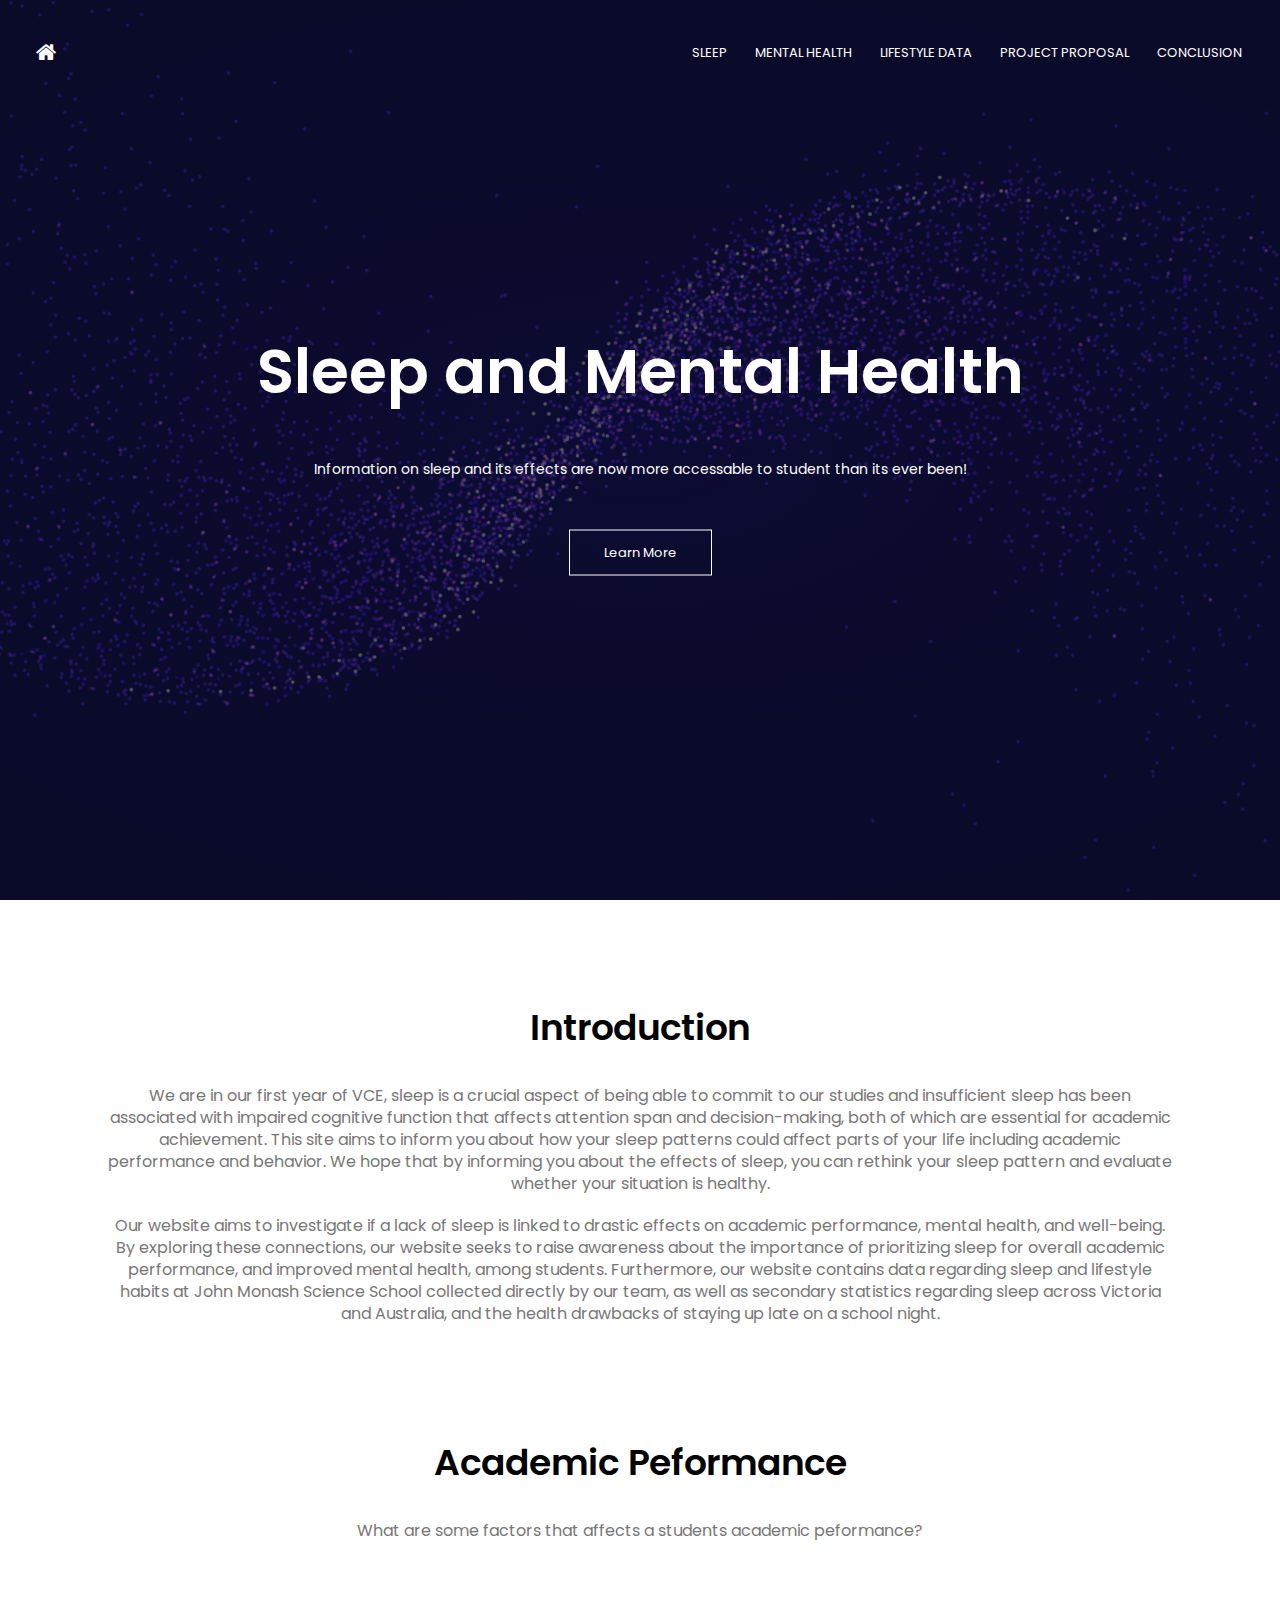
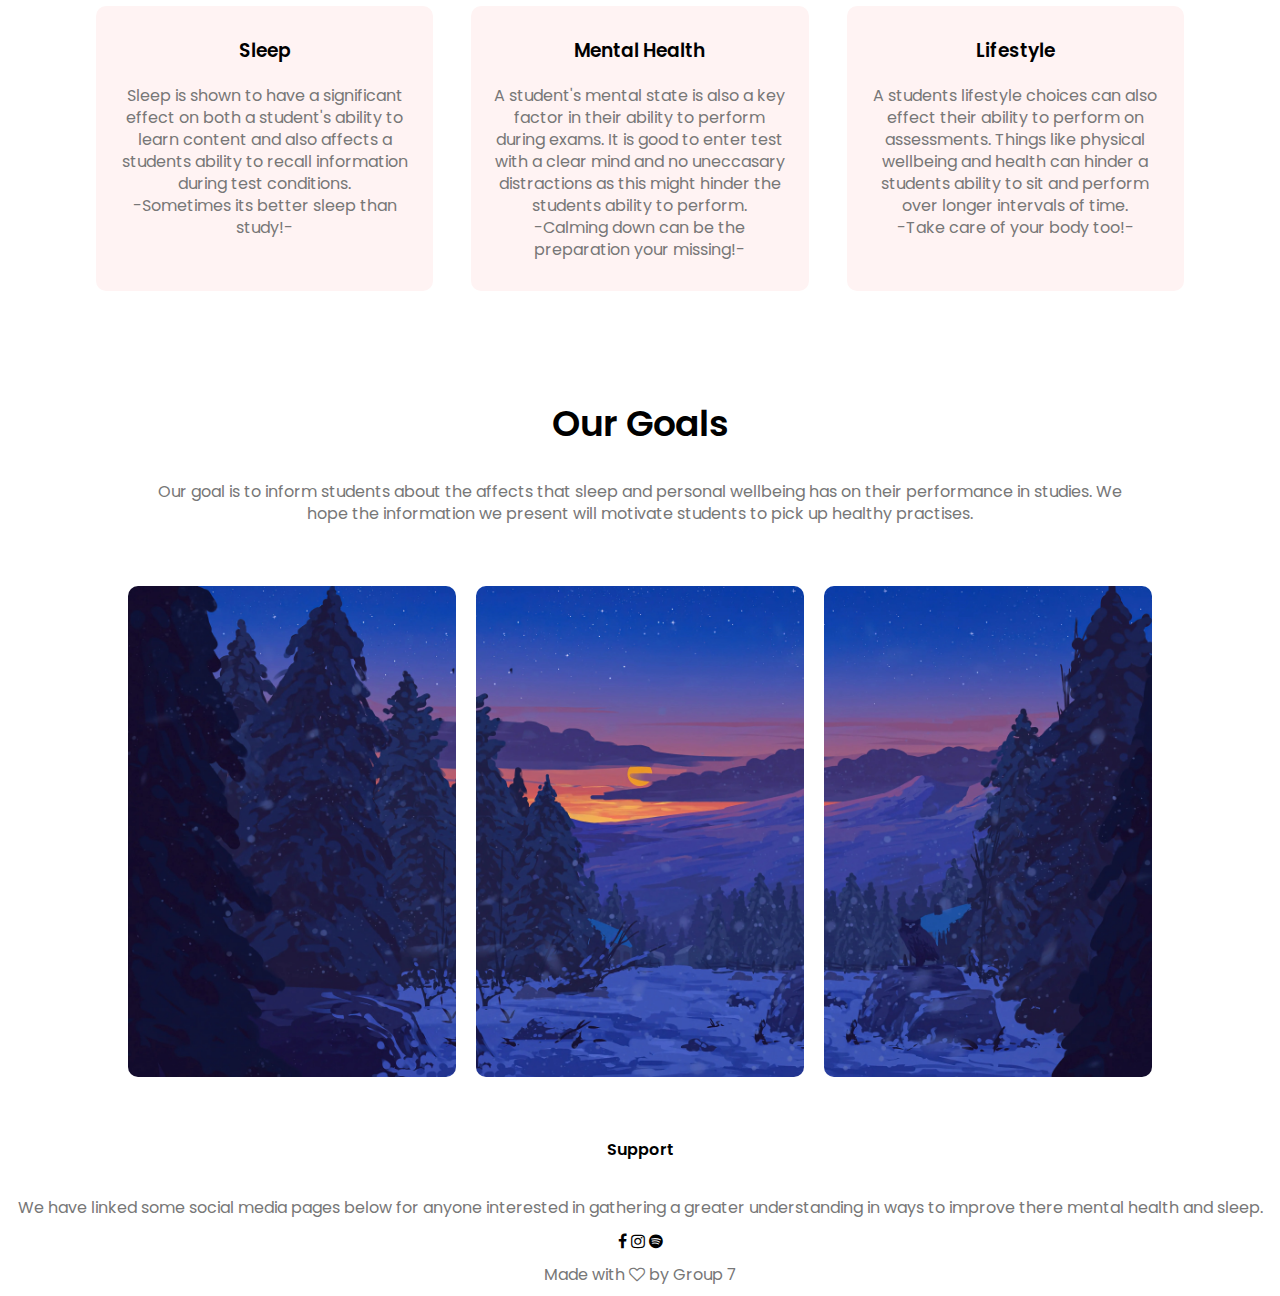
<file: src/index.html>
<!DOCTYPE html>
<html lang="en">
  <head>
    <meta charset="UTF-8" />
    <meta name="viewport" content="width=device-width, initial-scale=1.0" />
    <title>Sleep and Mental Health</title>
    <link rel="stylesheet" href="style.css" />
    <link rel="preconnect" href="https://fonts.gstatic.com" />
    <link
      href="https://fonts.googleapis.com/css2?family=Poppins:wght@100;200;300;400;600;700&display=swap"
      rel="stylesheet"
    />
    <link
      rel="stylesheet"
      href="https://cdnjs.cloudflare.com/ajax/libs/font-awesome/4.7.0/css/font-awesome.css"
    />
    <link rel="stylesheet" href="scrollbar.css" />
    <link rel="icon" href="/src/assets/icon.png" />
  </head>
  <body>
    <section class="header">
      <nav>
        <a href="index.html" class="logo"><i class="fa fa-home"></i></a>
        <div class="menu">
          <div class="nav-links" id="navLinks">
            <i class="fa fa-times" onclick="hideMenu()"></i>
            <ul>
              <li><a href="pages/sleep/index.html">SLEEP</a></li>
              <li><a href="pages/mental/index.html">MENTAL HEALTH</a></li>
              <li><a href="pages/lifestyle/index.html">LIFESTYLE DATA</a></li>
              <li><a href="pages/proposal/index.html">PROJECT PROPOSAL</a></li>
              <li><a href="pages/conclusion/index.html">CONCLUSION</a></li>
            </ul>
          </div>
          <i class="fa fa-bars" onclick="showMenu()"></i>
        </div>
      </nav>
      <div class="text-box">
        <h1>Sleep and Mental Health</h1>
        <p>
          Information on sleep and its effects are now more accessable to
          student than its ever been!
        </p>
        <a href="#scroll" class="hero-btn">Learn More</a>
      </div>
    </section>
    <div id="scroll">
      <section class="sleep">
        <div>
          <h1>Introduction</h1>
          <p>
            We are in our first year of VCE, sleep is a crucial aspect of being
            able to commit to our studies and insufficient sleep has been
            associated with impaired cognitive function that affects attention
            span and decision-making, both of which are essential for academic
            achievement. This site aims to inform you about how your sleep
            patterns could affect parts of your life including academic
            performance and behavior. We hope that by informing you about the
            effects of sleep, you can rethink your sleep pattern and evaluate
            whether your situation is healthy.
          </p>
          <p>
            Our website aims to investigate if a lack of sleep is linked to
            drastic effects on academic performance, mental health, and
            well-being. By exploring these connections, our website seeks to
            raise awareness about the importance of prioritizing sleep for
            overall academic performance, and improved mental health, among
            students. Furthermore, our website contains data regarding sleep and
            lifestyle habits at John Monash Science School collected directly by
            our team, as well as secondary statistics regarding sleep across
            Victoria and Australia, and the health drawbacks of staying up late
            on a school night.
          </p>
        </div>
      </section>
      <section class="sleep">
        <h1>Academic Peformance</h1>
        <p>
          What are some factors that affects a students academic peformance?
        </p>
        <div class="row">
          <div class="course-col">
            <h3>Sleep</h3>
            <p>
              Sleep is shown to have a significant effect on both a student's
              ability to learn content and also affects a students ability to
              recall information during test conditions.
              <br />-Sometimes its better sleep than study!-
            </p>
          </div>

          <div class="course-col">
            <h3>Mental Health</h3>
            <p>
              A student's mental state is also a key factor in their ability to
              perform during exams. It is good to enter test with a clear mind
              and no uneccasary distractions as this might hinder the students
              ability to perform.
              <br />-Calming down can be the preparation your missing!-
            </p>
          </div>
          <div class="course-col">
            <h3>Lifestyle</h3>
            <p>
              A students lifestyle choices can also effect their ability to
              perform on assessments. Things like physical wellbeing and health
              can hinder a students ability to sit and perform over longer
              intervals of time.
              <br />-Take care of your body too!-
            </p>
          </div>
        </div>
      </section>
    </div>
    <section class="goals">
      <h1>Our Goals</h1>
      <p>
        Our goal is to inform students about the affects that sleep and personal
        wellbeing has on their performance in studies. We hope the information
        we present will motivate students to pick up healthy practises.
      </p>
      <div class="row">
        <div class="campus-col">
          <a href="/src/pages/sleep/index.html"
            ><img src="/src/assets/sleep.jpg" />
            <div class="layer">
              <h3>SLEEP</h3>
            </div>
          </a>
        </div>

        <div class="campus-col">
          <a href="/src/pages/mental/index.html">
            <img src="assets/mental.jpg" />
            <div class="layer">
              <h3>MENTAL HEALTH</h3>
            </div>
          </a>
        </div>
        <div class="campus-col">
          <a href="/src/pages/lifestyle/index.html"
            ><img src="assets/lifestyle.jpg" />
            <div class="layer">
              <h3>LIFESTYLE</h3>
            </div></a
          >
        </div>
      </div>
    </section>
    <section class="footer">
      <h4>Support</h4>
      <p>
        We have linked some social media pages below for anyone interested in
        gathering a greater understanding in ways to improve there mental health
        and sleep.
      </p>

      <div class="icons">
        <a href="https://www.facebook.com/AUMentalHealth/" target="_blank"
          ><i class="fa fa-facebook"></i
        ></a>
        <i class="fa-brands fa-tiktok"></i>
        <a href="https://www.instagram.com/aumentalhealth/" target="_blank"
          ><i class="fa fa-instagram"></i
        ></a>
        <a
          href="https://open.spotify.com/album/54vGSK50oe08qxz2xXECEC?si=YRIzp8s9RoiJsad7E8c7OQ"
          target="_blank"
          ><i class="fa fa-spotify"></i
        ></a>
      </div>
      <p>Made with <i class="fa fa-heart-o"></i> by Group 7</p>
    </section>

    <script>
      var navLinks = document.getElementById("navLinks");
      function showMenu() {
        navLinks.style.right = "0";
      }
      function hideMenu() {
        navLinks.style.right = "-200px";
      }
    </script>
  </body>
</html>
</file>
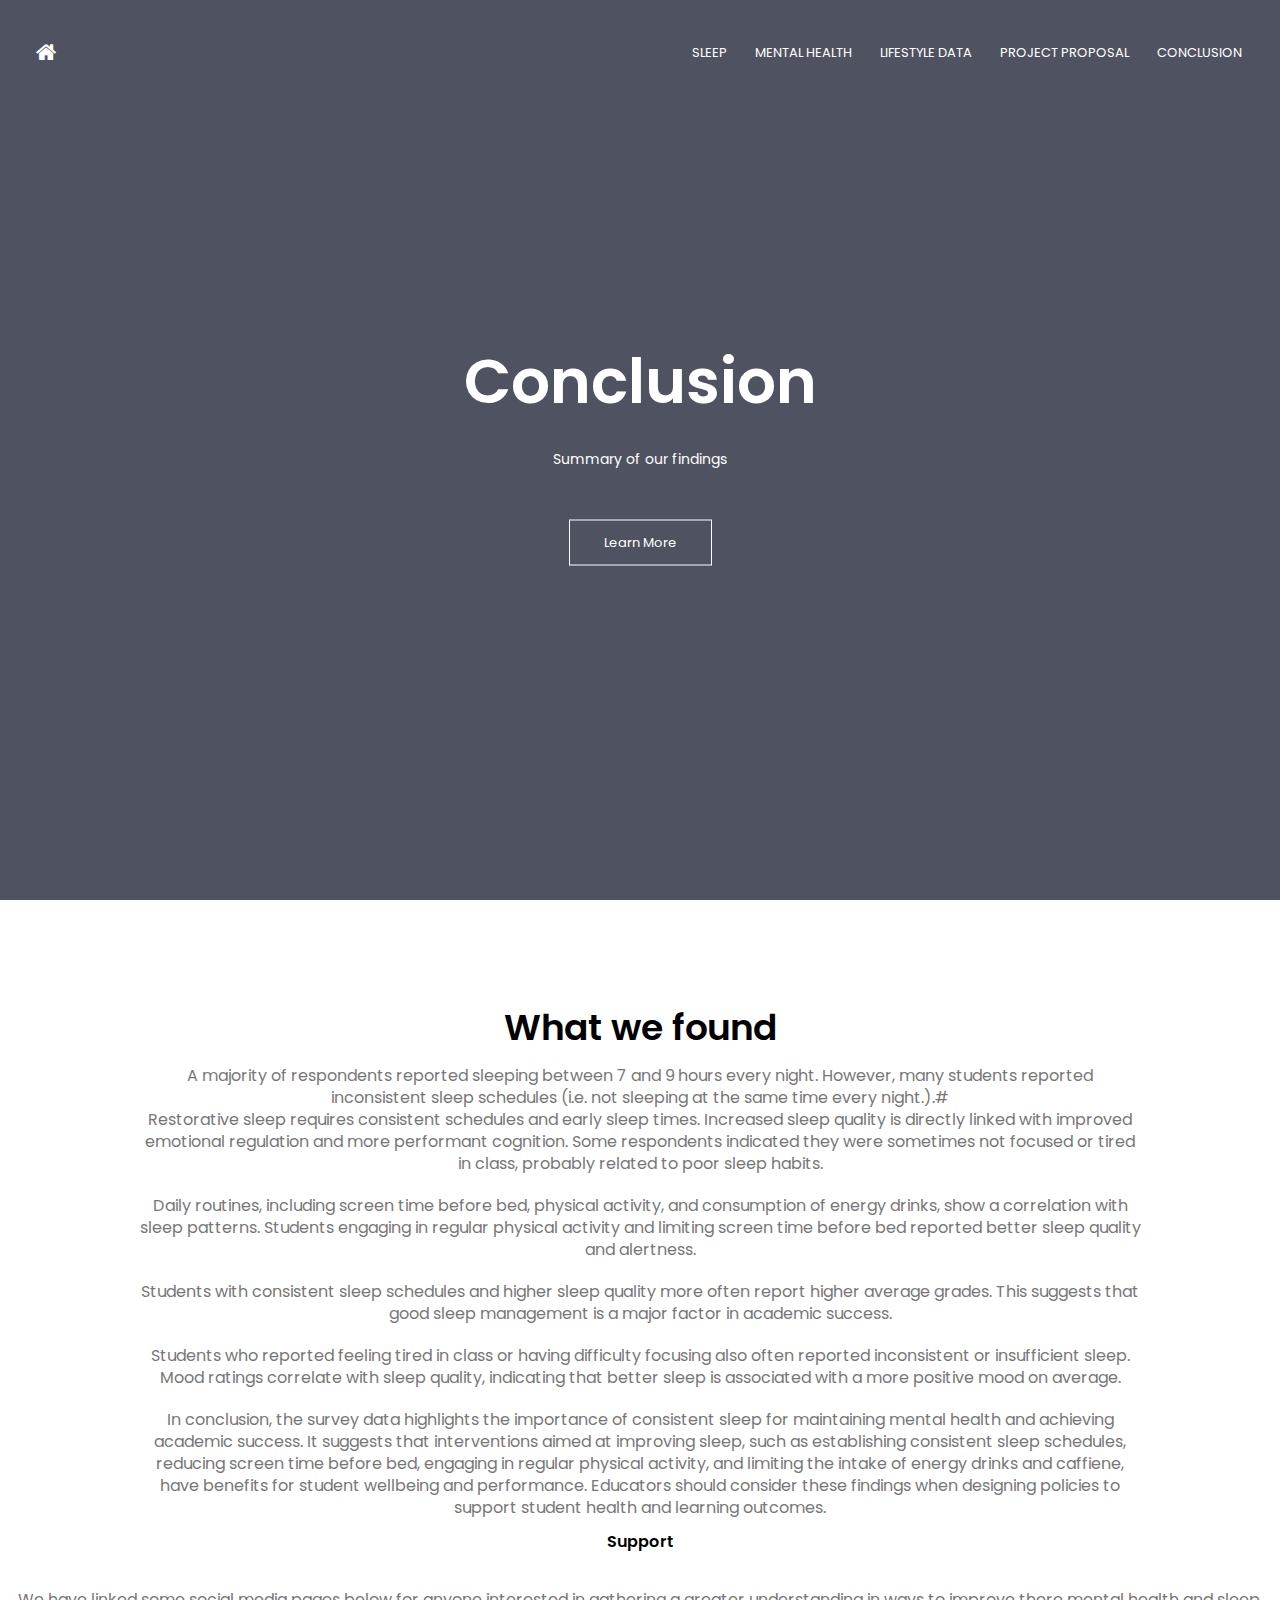
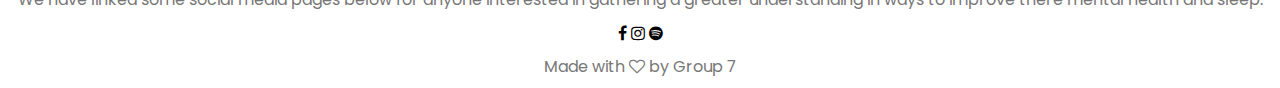
<file: docs/pages/conclusion/index.html>
<!DOCTYPE html>
<html lang="en">
  <head>
    <meta charset="UTF-8" />
    <meta name="viewport" content="width=device-width, initial-scale=1.0" />
    <title>Sleep and Mental Health</title>
    <link rel="stylesheet" href="style.css" />
    <link rel="preconnect" href="https://fonts.gstatic.com" />
    <link
      href="https://fonts.googleapis.com/css2?family=Poppins:wght@100;200;300;400;600;700&display=swap"
      rel="stylesheet"
    />
    <link
      rel="stylesheet"
      href="https://cdnjs.cloudflare.com/ajax/libs/font-awesome/4.7.0/css/font-awesome.css"
    />
    <link rel="stylesheet" href="scrollbar.css" />
    <link rel="icon" href="/assets/icon.png" />
  </head>

  <body>
    <section class="header">
      <nav>
        <a href="../../index.html" class="logo"><i class="fa fa-home"></i></a>
        <div class="menu">
          <div class="nav-links" id="navLinks">
            <i class="fa fa-times" onclick="hideMenu()"></i>
            <ul>
              <li><a href="/pages/sleep/index.html">SLEEP</a></li>
              <li><a href="/pages/mental/index.html">MENTAL HEALTH</a></li>
              <li>
                <a href="/pages/lifestyle/index.html">LIFESTYLE DATA</a>
              </li>
              <li>
                <a href="/pages/proposal/index.html">PROJECT PROPOSAL</a>
              </li>
              <li><a href="index.html">CONCLUSION</a></li>
            </ul>
          </div>
          <i class="fa fa-bars" onclick="showMenu()"></i>
        </div>
      </nav>
      <div class="text-box">
        <h1>Conclusion</h1>
        <p>Summary of our findings</p>
        <a href="#scroll" class="hero-btn">Learn More</a>
      </div>
    </section>

    <div id="scroll">
      <section class="body">
        <h1>What we found</h1>
        <p>
          A majority of respondents reported sleeping between 7 and 9 hours
          every night. However, many students reported inconsistent sleep
          schedules (i.e. not sleeping at the same time every night.).#
          <br />
          Restorative sleep requires consistent schedules and early sleep times.
          Increased sleep quality is directly linked with improved emotional
          regulation and more performant cognition. Some respondents indicated
          they were sometimes not focused or tired in class, probably related to
          poor sleep habits.
        </p>

        <p>
          Daily routines, including screen time before bed, physical activity,
          and consumption of energy drinks, show a correlation with sleep
          patterns. Students engaging in regular physical activity and limiting
          screen time before bed reported better sleep quality and alertness.
        </p>

        <p>
          Students with consistent sleep schedules and higher sleep quality more
          often report higher average grades. This suggests that good sleep
          management is a major factor in academic success.
        </p>

        <p>
          Students who reported feeling tired in class or having difficulty
          focusing also often reported inconsistent or insufficient sleep. Mood
          ratings correlate with sleep quality, indicating that better sleep is
          associated with a more positive mood on average.
        </p>

        <p>
          In conclusion, the survey data highlights the importance of consistent
          sleep for maintaining mental health and achieving academic success. It
          suggests that interventions aimed at improving sleep, such as
          establishing consistent sleep schedules, reducing screen time before
          bed, engaging in regular physical activity, and limiting the intake of
          energy drinks and caffiene, have benefits for student wellbeing and
          performance. Educators should consider these findings when designing
          policies to support student health and learning outcomes.
        </p>
      </section>
    </div>
    <section class="footer">
      <h4>Support</h4>
      <p>
        We have linked some social media pages below for anyone interested in
        gathering a greater understanding in ways to improve there mental health
        and sleep.
      </p>

      <div class="icons">
        <a href="https://www.facebook.com/AUMentalHealth/" target="_blank"
          ><i class="fa fa-facebook"></i
        ></a>
        <i class="fa-brands fa-tiktok"></i>
        <a href="https://www.instagram.com/aumentalhealth/" target="_blank"
          ><i class="fa fa-instagram"></i
        ></a>
        <a
          href="https://open.spotify.com/album/54vGSK50oe08qxz2xXECEC?si=YRIzp8s9RoiJsad7E8c7OQ"
          target="_blank"
          ><i class="fa fa-spotify"></i
        ></a>
      </div>
      <p>Made with <i class="fa fa-heart-o"></i> by Group 7</p>
    </section>

    <script>
      var navLinks = document.getElementById("navLinks");
      function showMenu() {
        navLinks.style.right = "0";
      }
      function hideMenu() {
        navLinks.style.right = "-200px";
      }
    </script>
  </body>
</html>
</file>
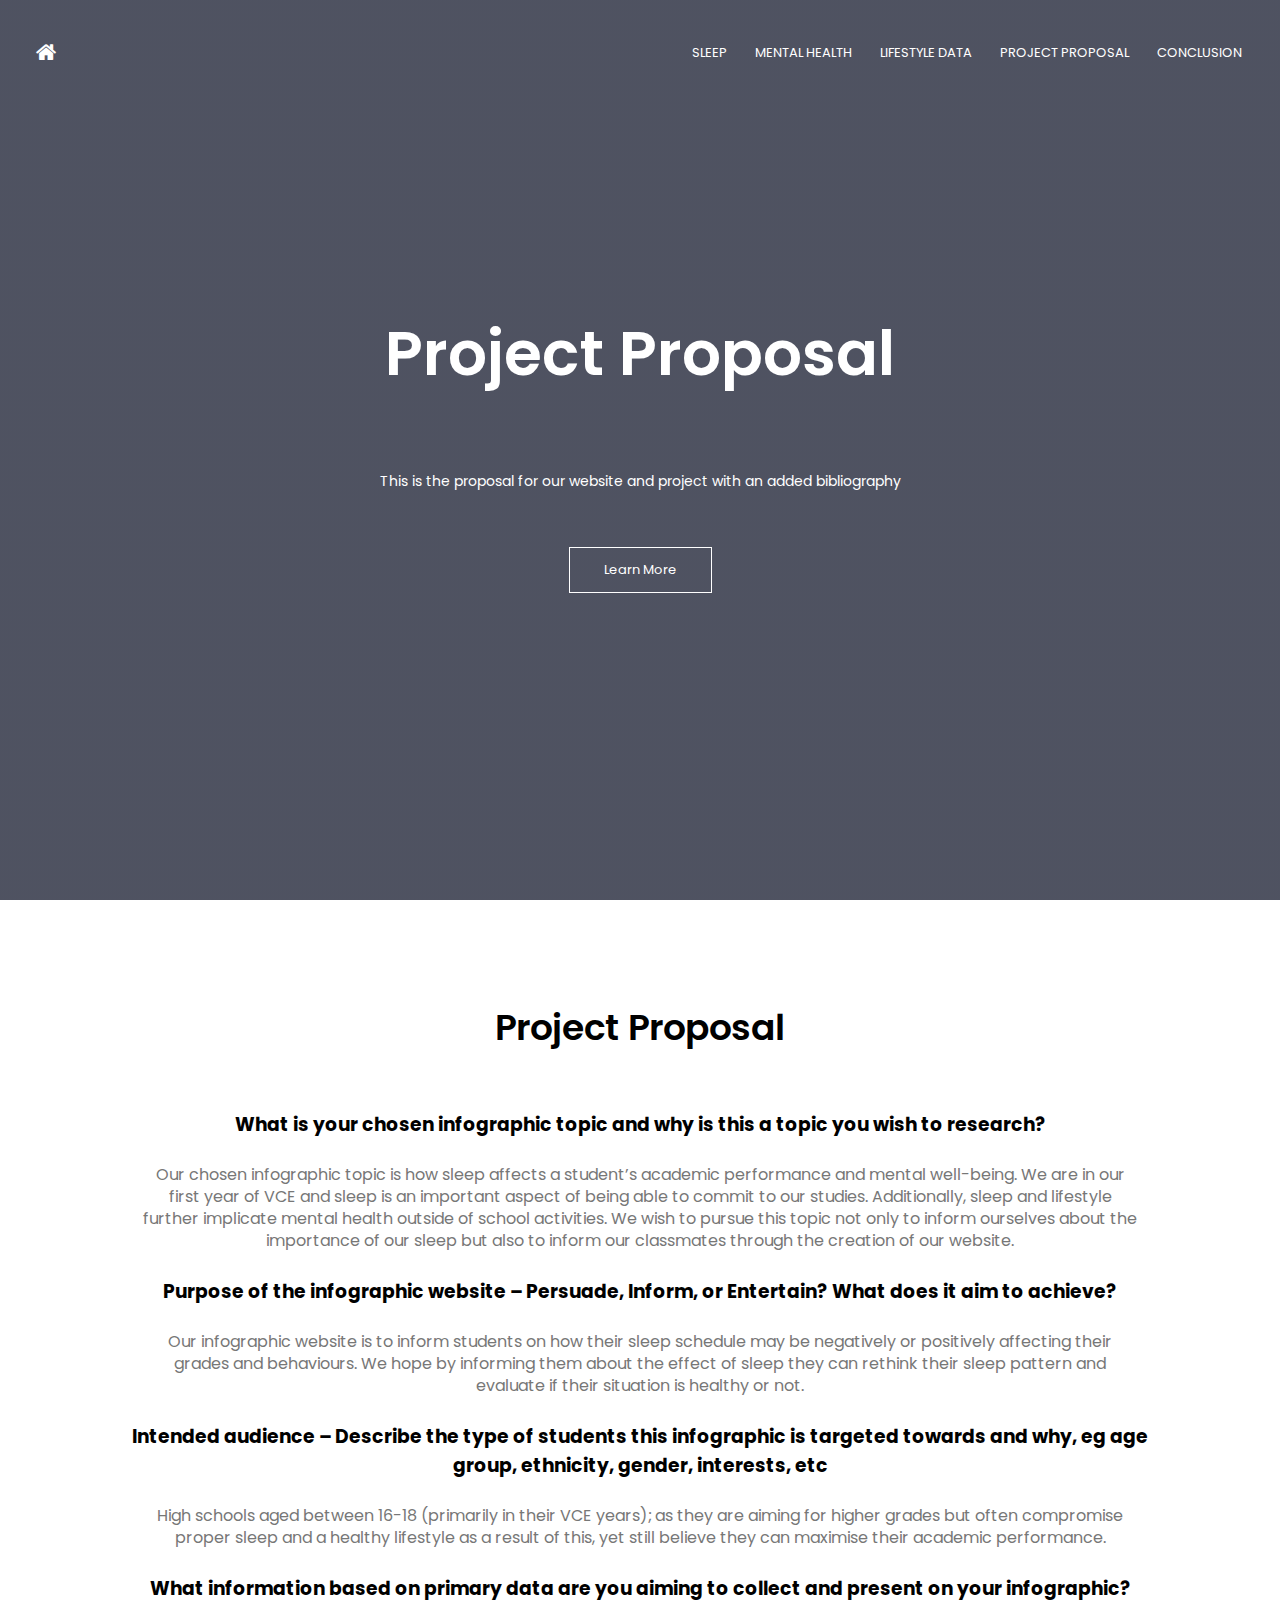
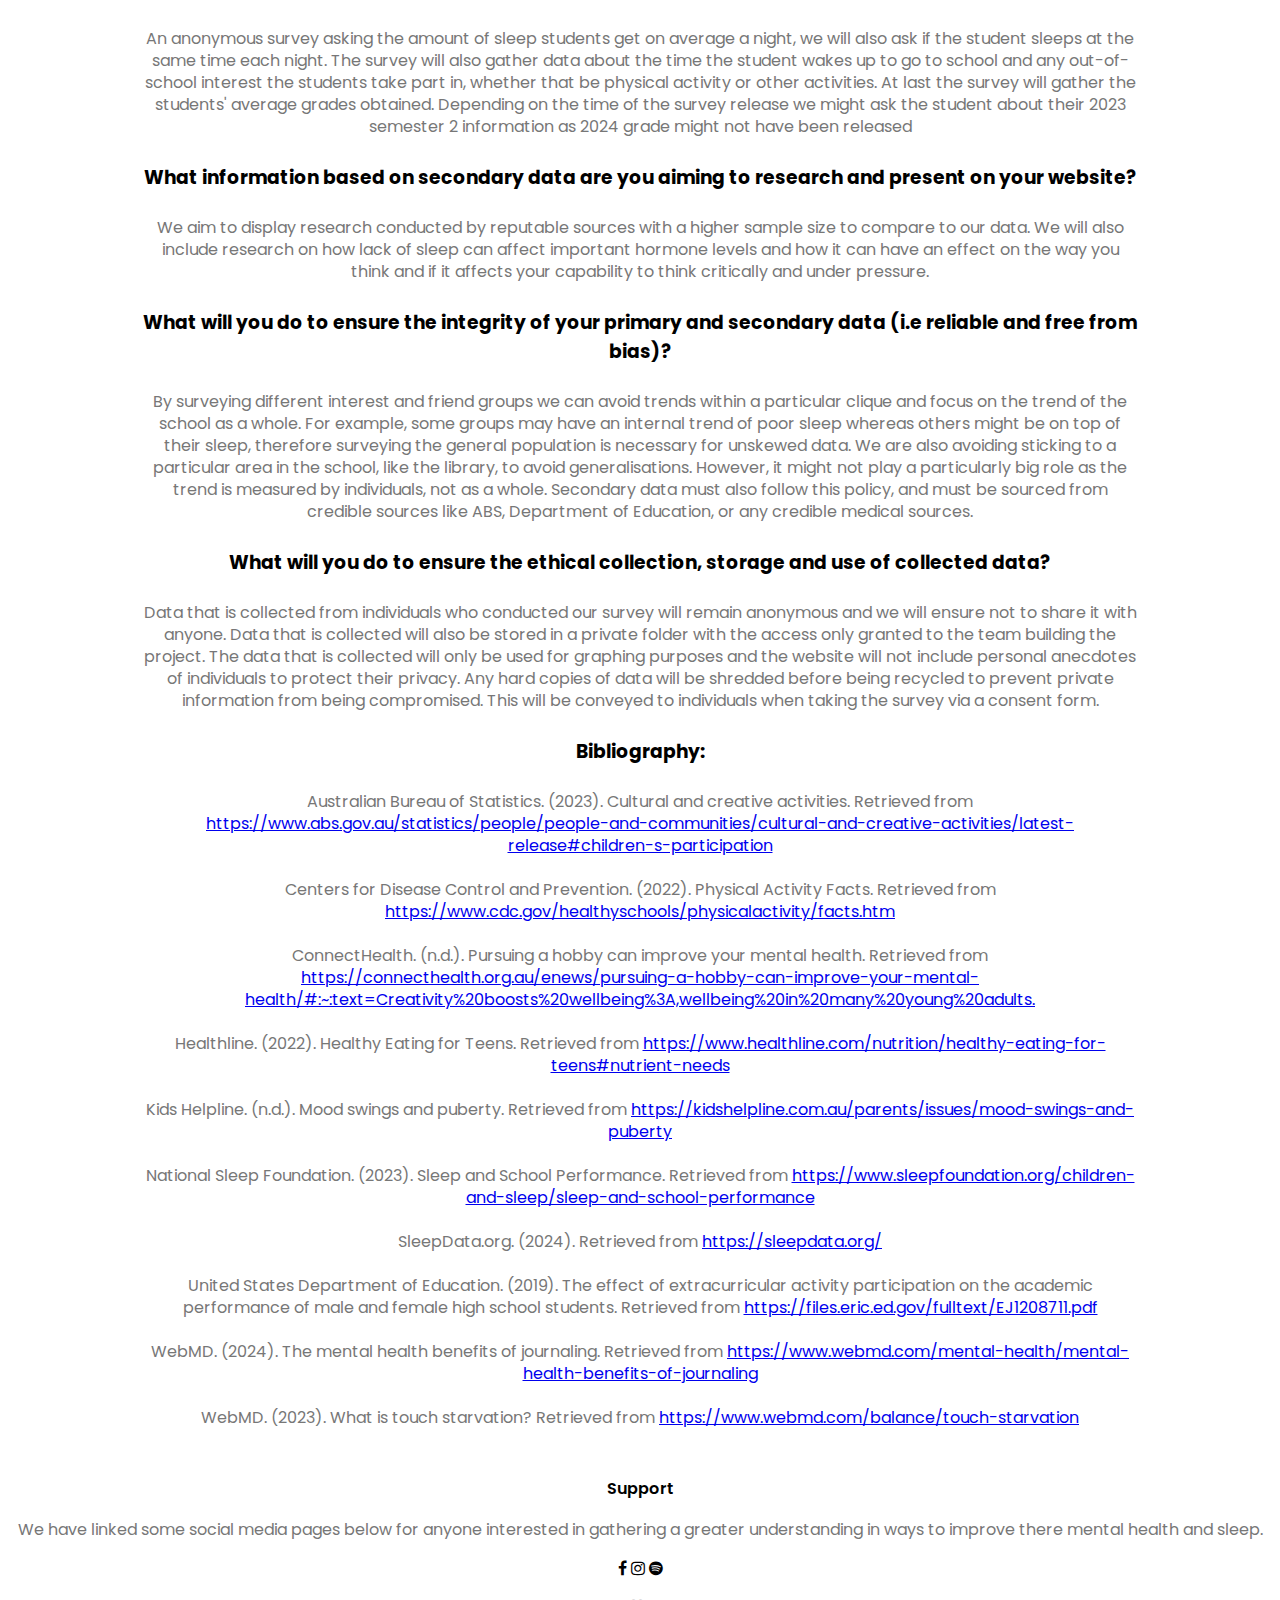
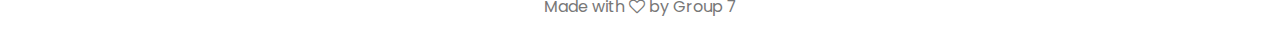
<file: docs/pages/proposal/index.html>
<!DOCTYPE html>
<html lang="en">
  <head>
    <meta charset="UTF-8" />
    <meta name="viewport" content="width=device-width, initial-scale=1.0" />
    <title>Project Proposal</title>
    <link rel="stylesheet" href="style.css" />
    <link rel="preconnect" href="https://fonts.gstatic.com" />
    <link
      href="https://fonts.googleapis.com/css2?family=Poppins:wght@100;200;300;400;600;700&display=swap"
      rel="stylesheet"
    />
    <link
      rel="stylesheet"
      href="https://cdnjs.cloudflare.com/ajax/libs/font-awesome/4.7.0/css/font-awesome.css"
    />
    <link rel="stylesheet" href="scrollbar.css" />
    <link rel="icon" href="/assets/icon.png" />
  </head>

  <body>
    <section class="header">
      <nav>
        <a href="/index.html" class="logo"><i class="fa fa-home"></i></a>
        <div class="menu">
          <div class="nav-links" id="navLinks">
            <i class="fa fa-times" onclick="hideMenu()"></i>
            <ul>
              <li><a href="/pages/sleep/index.html">SLEEP</a></li>
              <li><a href="/pages/mental/index.html">MENTAL HEALTH</a></li>
              <li>
                <a href="/pages/lifestyle/index.html">LIFESTYLE DATA</a>
              </li>
              <li><a href="index.html">PROJECT PROPOSAL</a></li>
              <li><a href="/pages/conclusion/index.html">CONCLUSION</a></li>
            </ul>
          </div>
          <i class="fa fa-bars" onclick="showMenu()"></i>
        </div>
      </nav>
      <div class="text-box">
        <h1>Project Proposal</h1>
        <p>
          This is the proposal for our website and project with an added
          bibliography
        </p>
        <a href="#scroll" class="hero-btn">Learn More</a>
      </div>
    </section>

    <div id="scroll">
      <section class="body">
        <h1>Project Proposal</h1>

        <h3>
          What is your chosen infographic topic and why is this a topic you wish
          to research?
        </h3>
        <p>
          Our chosen infographic topic is how sleep affects a student’s academic
          performance and mental well-being. We are in our first year of VCE and
          sleep is an important aspect of being able to commit to our studies.
          Additionally, sleep and lifestyle further implicate mental health
          outside of school activities. We wish to pursue this topic not only to
          inform ourselves about the importance of our sleep but also to inform
          our classmates through the creation of our website.
        </p>

        <h3>
          Purpose of the infographic website – Persuade, Inform, or Entertain?
          What does it aim to achieve?
        </h3>
        <p>
          Our infographic website is to inform students on how their sleep
          schedule may be negatively or positively affecting their grades and
          behaviours. We hope by informing them about the effect of sleep they
          can rethink their sleep pattern and evaluate if their situation is
          healthy or not.
        </p>

        <h3>
          Intended audience – Describe the type of students this infographic is
          targeted towards and why, eg age group, ethnicity, gender, interests,
          etc
        </h3>
        <p>
          High schools aged between 16-18 (primarily in their VCE years); as
          they are aiming for higher grades but often compromise proper sleep
          and a healthy lifestyle as a result of this, yet still believe they
          can maximise their academic performance.
        </p>

        <h3>
          What information based on primary data are you aiming to collect and
          present on your infographic?
        </h3>
        <p>
          An anonymous survey asking the amount of sleep students get on average
          a night, we will also ask if the student sleeps at the same time each
          night. The survey will also gather data about the time the student
          wakes up to go to school and any out-of-school interest the students
          take part in, whether that be physical activity or other activities.
          At last the survey will gather the students' average grades obtained.
          Depending on the time of the survey release we might ask the student
          about their 2023 semester 2 information as 2024 grade might not have
          been released
        </p>

        <h3>
          What information based on secondary data are you aiming to research
          and present on your website?
        </h3>
        <p>
          We aim to display research conducted by reputable sources with a
          higher sample size to compare to our data. We will also include
          research on how lack of sleep can affect important hormone levels and
          how it can have an effect on the way you think and if it affects your
          capability to think critically and under pressure.
        </p>

        <h3>
          What will you do to ensure the integrity of your primary and secondary
          data (i.e reliable and free from bias)?
        </h3>
        <p>
          By surveying different interest and friend groups we can avoid trends
          within a particular clique and focus on the trend of the school as a
          whole. For example, some groups may have an internal trend of poor
          sleep whereas others might be on top of their sleep, therefore
          surveying the general population is necessary for unskewed data. We
          are also avoiding sticking to a particular area in the school, like
          the library, to avoid generalisations. However, it might not play a
          particularly big role as the trend is measured by individuals, not as
          a whole. Secondary data must also follow this policy, and must be
          sourced from credible sources like ABS, Department of Education, or
          any credible medical sources.
        </p>

        <h3>
          What will you do to ensure the ethical collection, storage and use of
          collected data?
        </h3>
        <p>
          Data that is collected from individuals who conducted our survey will
          remain anonymous and we will ensure not to share it with anyone. Data
          that is collected will also be stored in a private folder with the
          access only granted to the team building the project. The data that is
          collected will only be used for graphing purposes and the website will
          not include personal anecdotes of individuals to protect their
          privacy. Any hard copies of data will be shredded before being
          recycled to prevent private information from being compromised. This
          will be conveyed to individuals when taking the survey via a consent
          form.
        </p>
        <h3>Bibliography:</h3>
        <p>
          Australian Bureau of Statistics. (2023). Cultural and creative activities. Retrieved from <a href="https://www.abs.gov.au/statistics/people/people-and-communities/cultural-and-creative-activities/latest-release#children-s-participation" target="_blank">https://www.abs.gov.au/statistics/people/people-and-communities/cultural-and-creative-activities/latest-release#children-s-participation</a><br><br>
          Centers for Disease Control and Prevention. (2022). Physical Activity Facts. Retrieved from <a href="https://www.cdc.gov/healthyschools/physicalactivity/facts.htm" target="_blank">https://www.cdc.gov/healthyschools/physicalactivity/facts.htm</a><br><br>
          ConnectHealth. (n.d.). Pursuing a hobby can improve your mental health. Retrieved from <a href="https://connecthealth.org.au/enews/pursuing-a-hobby-can-improve-your-mental-health/#:~:text=Creativity%20boosts%20wellbeing%3A,wellbeing%20in%20many%20young%20adults." target="_blank">https://connecthealth.org.au/enews/pursuing-a-hobby-can-improve-your-mental-health/#:~:text=Creativity%20boosts%20wellbeing%3A,wellbeing%20in%20many%20young%20adults.</a><br><br>
          Healthline. (2022). Healthy Eating for Teens. Retrieved from <a href="https://www.healthline.com/nutrition/healthy-eating-for-teens#nutrient-needs" target="_blank">https://www.healthline.com/nutrition/healthy-eating-for-teens#nutrient-needs</a><br><br>
          Kids Helpline. (n.d.). Mood swings and puberty. Retrieved from <a href="https://kidshelpline.com.au/parents/issues/mood-swings-and-puberty" target="_blank">https://kidshelpline.com.au/parents/issues/mood-swings-and-puberty</a><br><br>
          National Sleep Foundation. (2023). Sleep and School Performance. Retrieved from <a href="https://www.sleepfoundation.org/children-and-sleep/sleep-and-school-performance" target="_blank">https://www.sleepfoundation.org/children-and-sleep/sleep-and-school-performance</a><br><br>
          SleepData.org. (2024). Retrieved from <a href="https://sleepdata.org/" target="_blank">https://sleepdata.org/</a><br><br>
          United States Department of Education. (2019). The effect of extracurricular activity participation on the academic performance of male and female high school students. Retrieved from <a href="https://files.eric.ed.gov/fulltext/EJ1208711.pdf" target="_blank">https://files.eric.ed.gov/fulltext/EJ1208711.pdf</a><br><br>
          WebMD. (2024). The mental health benefits of journaling. Retrieved from <a href="https://www.webmd.com/mental-health/mental-health-benefits-of-journaling" target="_blank">https://www.webmd.com/mental-health/mental-health-benefits-of-journaling</a><br><br>
          WebMD. (2023). What is touch starvation? Retrieved from <a href="https://www.webmd.com/balance/touch-starvation" target="_blank">https://www.webmd.com/balance/touch-starvation</a><br><br>
        </p>        
      </section>
    </div>
    <section class="footer">
      <h4>Support</h4>
      <p>
        We have linked some social media pages below for anyone interested in
        gathering a greater understanding in ways to improve there mental health
        and sleep.
      </p>

      <div class="icons">
        <a href="https://www.facebook.com/AUMentalHealth/" target="_blank"
          ><i class="fa fa-facebook"></i
        ></a>
        <i class="fa-brands fa-tiktok"></i>
        <a href="https://www.instagram.com/aumentalhealth/" target="_blank"
          ><i class="fa fa-instagram"></i
        ></a>
        <a
          href="https://open.spotify.com/album/54vGSK50oe08qxz2xXECEC?si=YRIzp8s9RoiJsad7E8c7OQ"
          target="_blank"
          ><i class="fa fa-spotify"></i
        ></a>
      </div>
      <p>Made with <i class="fa fa-heart-o"></i> by Group 7</p>
    </section>

    <script>
      var navLinks = document.getElementById("navLinks");
      function showMenu() {
        navLinks.style.right = "0";
      }
      function hideMenu() {
        navLinks.style.right = "-200px";
      }
    </script>
  </body>
</html>
</file>
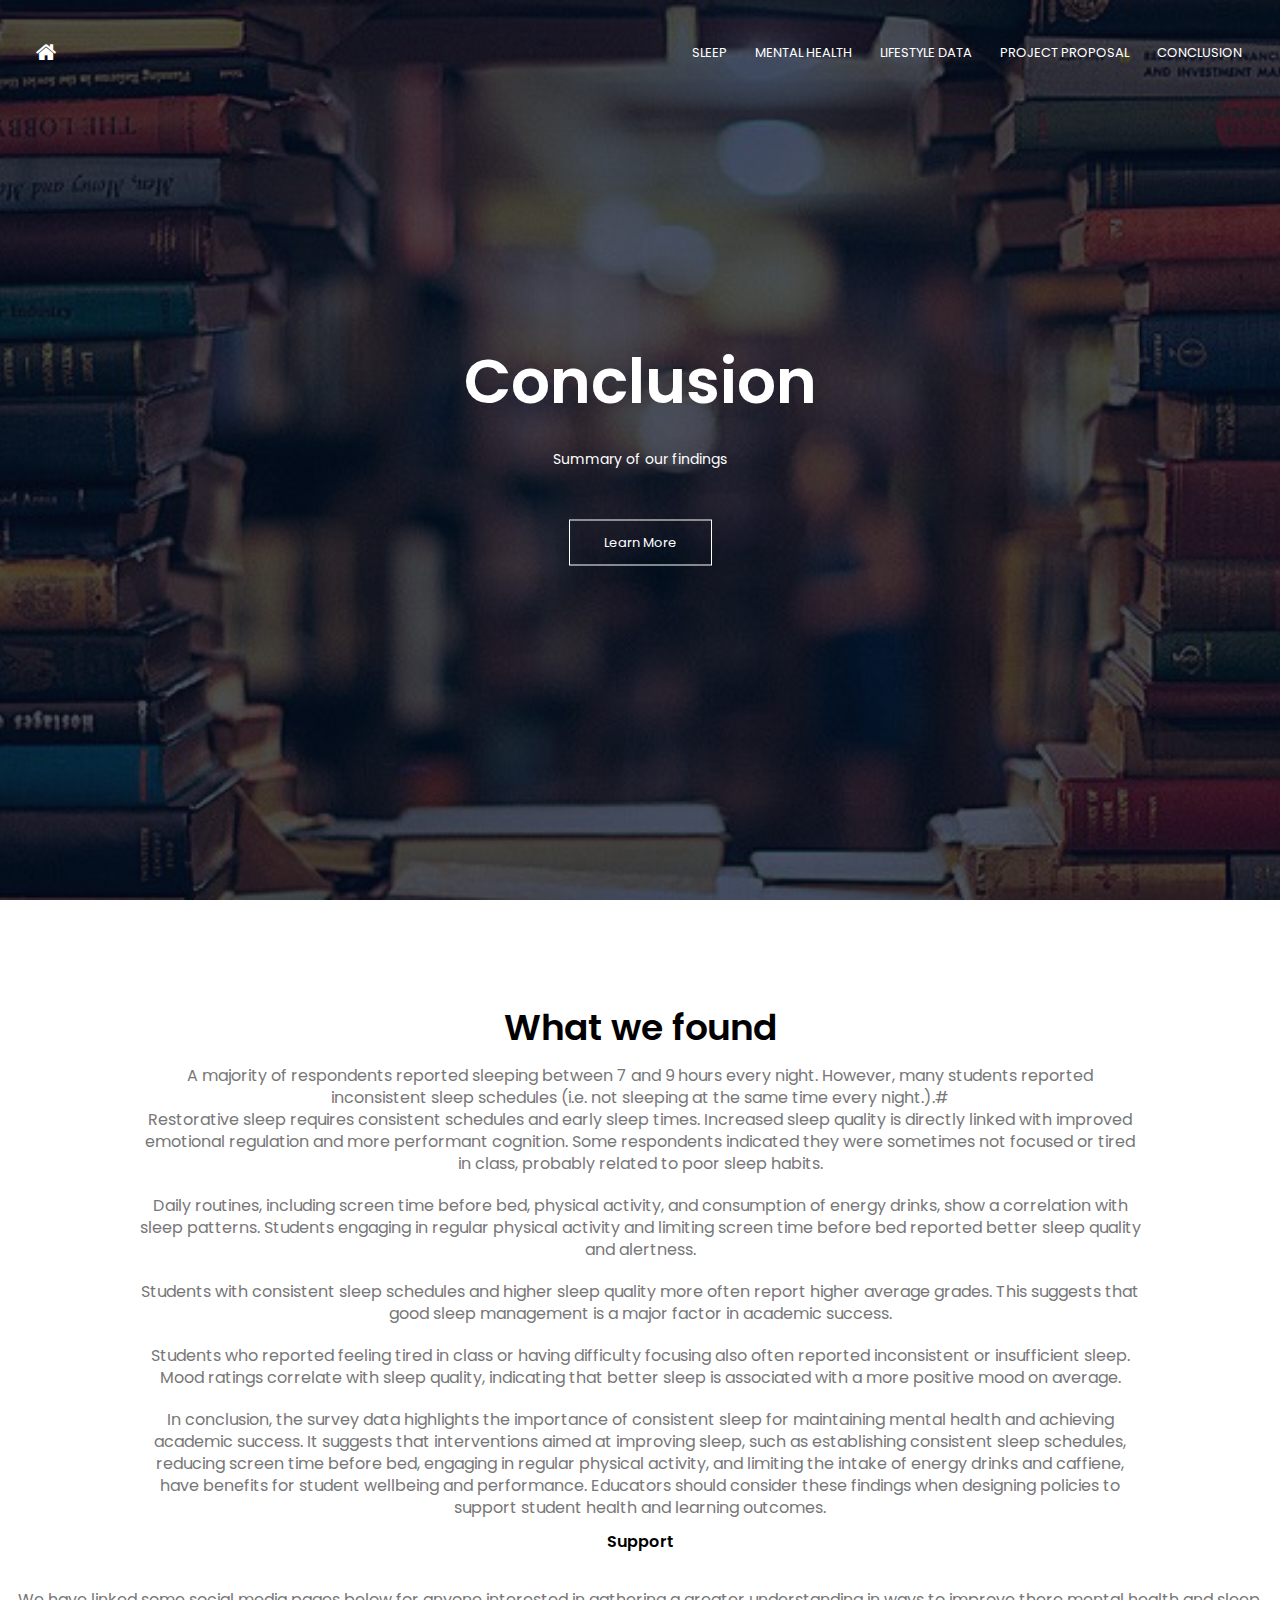
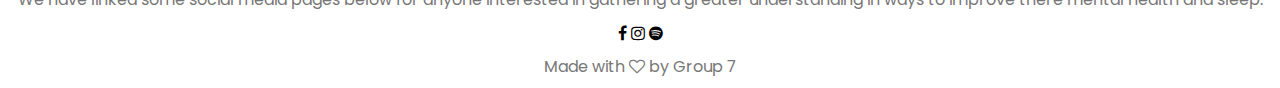
<file: src/pages/conclusion/index.html>
<!DOCTYPE html>
<html lang="en">
  <head>
    <meta charset="UTF-8" />
    <meta name="viewport" content="width=device-width, initial-scale=1.0" />
    <title>Sleep and Mental Health</title>
    <link rel="stylesheet" href="style.css" />
    <link rel="preconnect" href="https://fonts.gstatic.com" />
    <link
      href="https://fonts.googleapis.com/css2?family=Poppins:wght@100;200;300;400;600;700&display=swap"
      rel="stylesheet"
    />
    <link
      rel="stylesheet"
      href="https://cdnjs.cloudflare.com/ajax/libs/font-awesome/4.7.0/css/font-awesome.css"
    />
    <link rel="stylesheet" href="scrollbar.css" />
    <link rel="icon" href="/src/assets/icon.png" />
  </head>

  <body>
    <section class="header">
      <nav>
        <a href="../../index.html" class="logo"><i class="fa fa-home"></i></a>
        <div class="menu">
          <div class="nav-links" id="navLinks">
            <i class="fa fa-times" onclick="hideMenu()"></i>
            <ul>
              <li><a href="/src/pages/sleep/index.html">SLEEP</a></li>
              <li><a href="/src/pages/mental/index.html">MENTAL HEALTH</a></li>
              <li>
                <a href="/src/pages/lifestyle/index.html">LIFESTYLE DATA</a>
              </li>
              <li>
                <a href="/src/pages/proposal/index.html">PROJECT PROPOSAL</a>
              </li>
              <li><a href="index.html">CONCLUSION</a></li>
            </ul>
          </div>
          <i class="fa fa-bars" onclick="showMenu()"></i>
        </div>
      </nav>
      <div class="text-box">
        <h1>Conclusion</h1>
        <p>Summary of our findings</p>
        <a href="#scroll" class="hero-btn">Learn More</a>
      </div>
    </section>

    <div id="scroll">
      <section class="body">
        <h1>What we found</h1>
        <p>
          A majority of respondents reported sleeping between 7 and 9 hours
          every night. However, many students reported inconsistent sleep
          schedules (i.e. not sleeping at the same time every night.).#
          <br />
          Restorative sleep requires consistent schedules and early sleep times.
          Increased sleep quality is directly linked with improved emotional
          regulation and more performant cognition. Some respondents indicated
          they were sometimes not focused or tired in class, probably related to
          poor sleep habits.
        </p>

        <p>
          Daily routines, including screen time before bed, physical activity,
          and consumption of energy drinks, show a correlation with sleep
          patterns. Students engaging in regular physical activity and limiting
          screen time before bed reported better sleep quality and alertness.
        </p>

        <p>
          Students with consistent sleep schedules and higher sleep quality more
          often report higher average grades. This suggests that good sleep
          management is a major factor in academic success.
        </p>

        <p>
          Students who reported feeling tired in class or having difficulty
          focusing also often reported inconsistent or insufficient sleep. Mood
          ratings correlate with sleep quality, indicating that better sleep is
          associated with a more positive mood on average.
        </p>

        <p>
          In conclusion, the survey data highlights the importance of consistent
          sleep for maintaining mental health and achieving academic success. It
          suggests that interventions aimed at improving sleep, such as
          establishing consistent sleep schedules, reducing screen time before
          bed, engaging in regular physical activity, and limiting the intake of
          energy drinks and caffiene, have benefits for student wellbeing and
          performance. Educators should consider these findings when designing
          policies to support student health and learning outcomes.
        </p>
      </section>
    </div>
    <section class="footer">
      <h4>Support</h4>
      <p>
        We have linked some social media pages below for anyone interested in
        gathering a greater understanding in ways to improve there mental health
        and sleep.
      </p>

      <div class="icons">
        <a href="https://www.facebook.com/AUMentalHealth/" target="_blank"
          ><i class="fa fa-facebook"></i
        ></a>
        <i class="fa-brands fa-tiktok"></i>
        <a href="https://www.instagram.com/aumentalhealth/" target="_blank"
          ><i class="fa fa-instagram"></i
        ></a>
        <a
          href="https://open.spotify.com/album/54vGSK50oe08qxz2xXECEC?si=YRIzp8s9RoiJsad7E8c7OQ"
          target="_blank"
          ><i class="fa fa-spotify"></i
        ></a>
      </div>
      <p>Made with <i class="fa fa-heart-o"></i> by Group 7</p>
    </section>

    <script>
      var navLinks = document.getElementById("navLinks");
      function showMenu() {
        navLinks.style.right = "0";
      }
      function hideMenu() {
        navLinks.style.right = "-200px";
      }
    </script>
  </body>
</html>
</file>
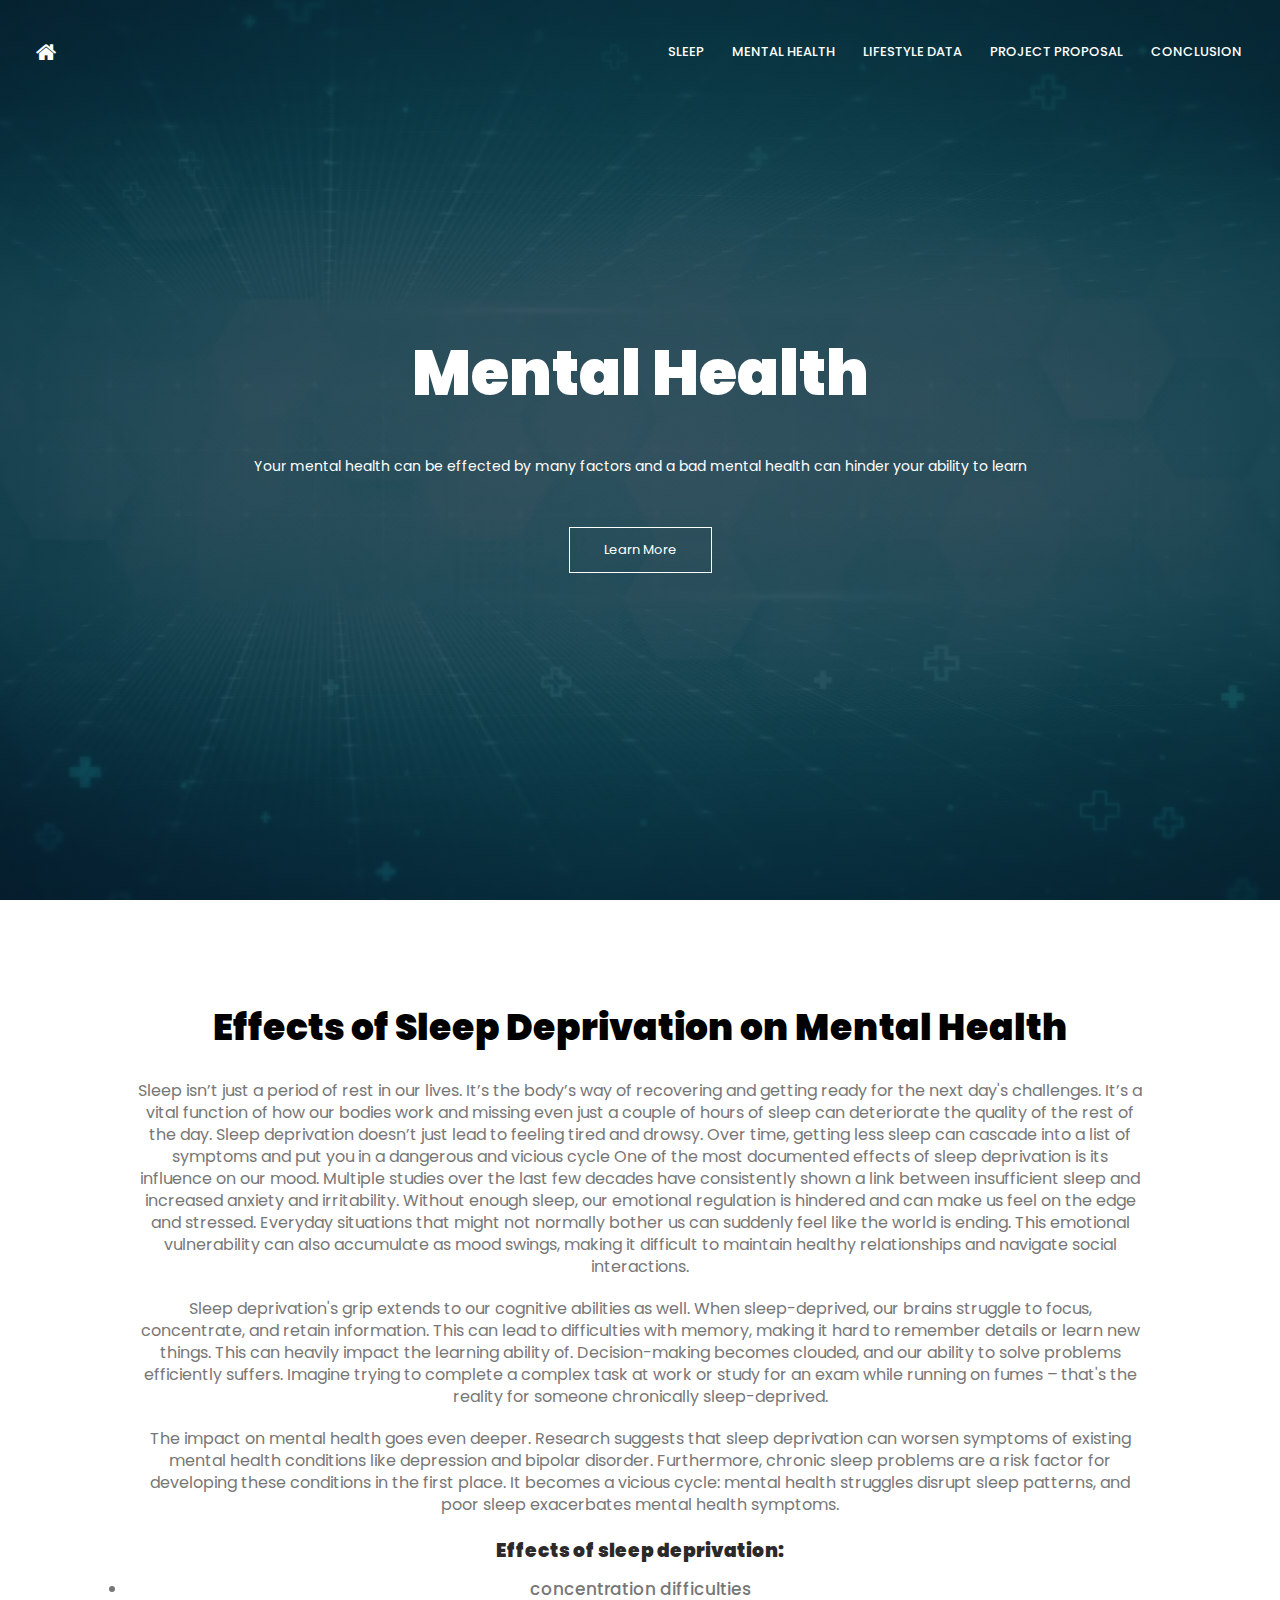
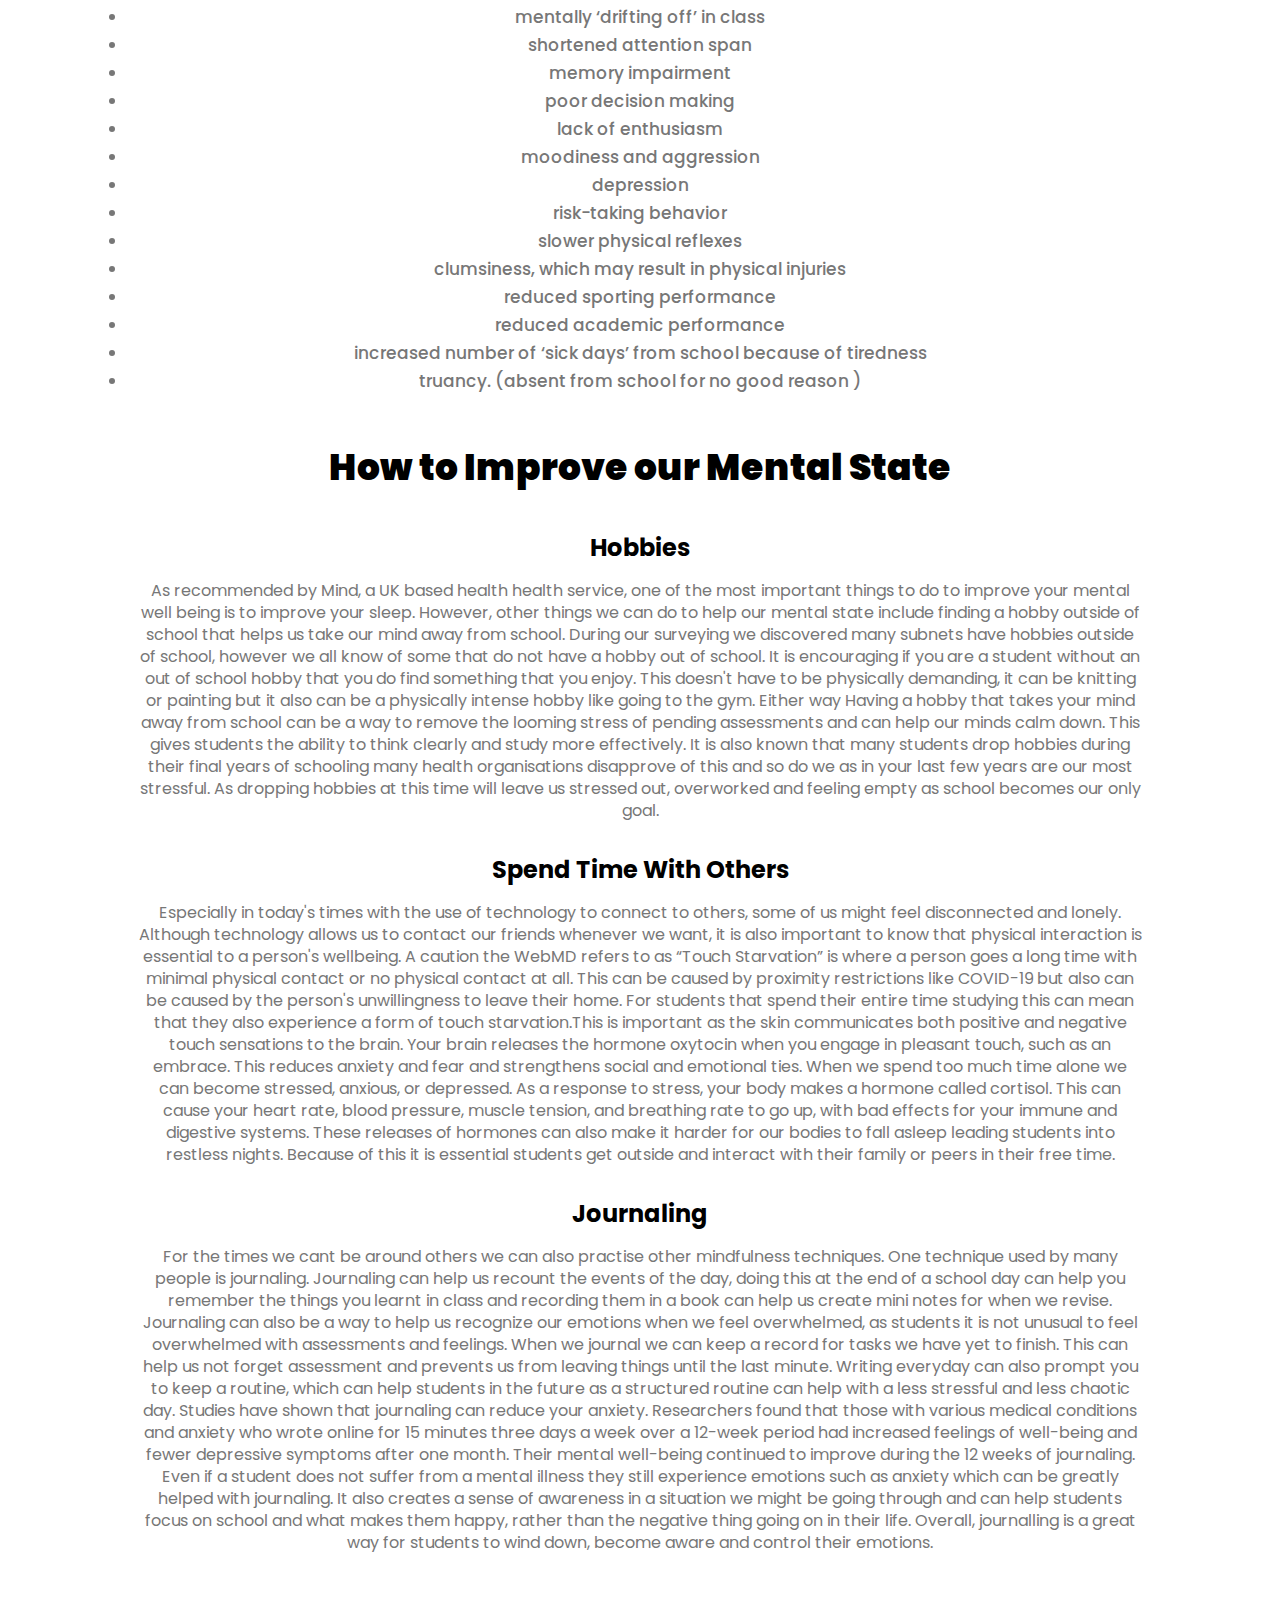
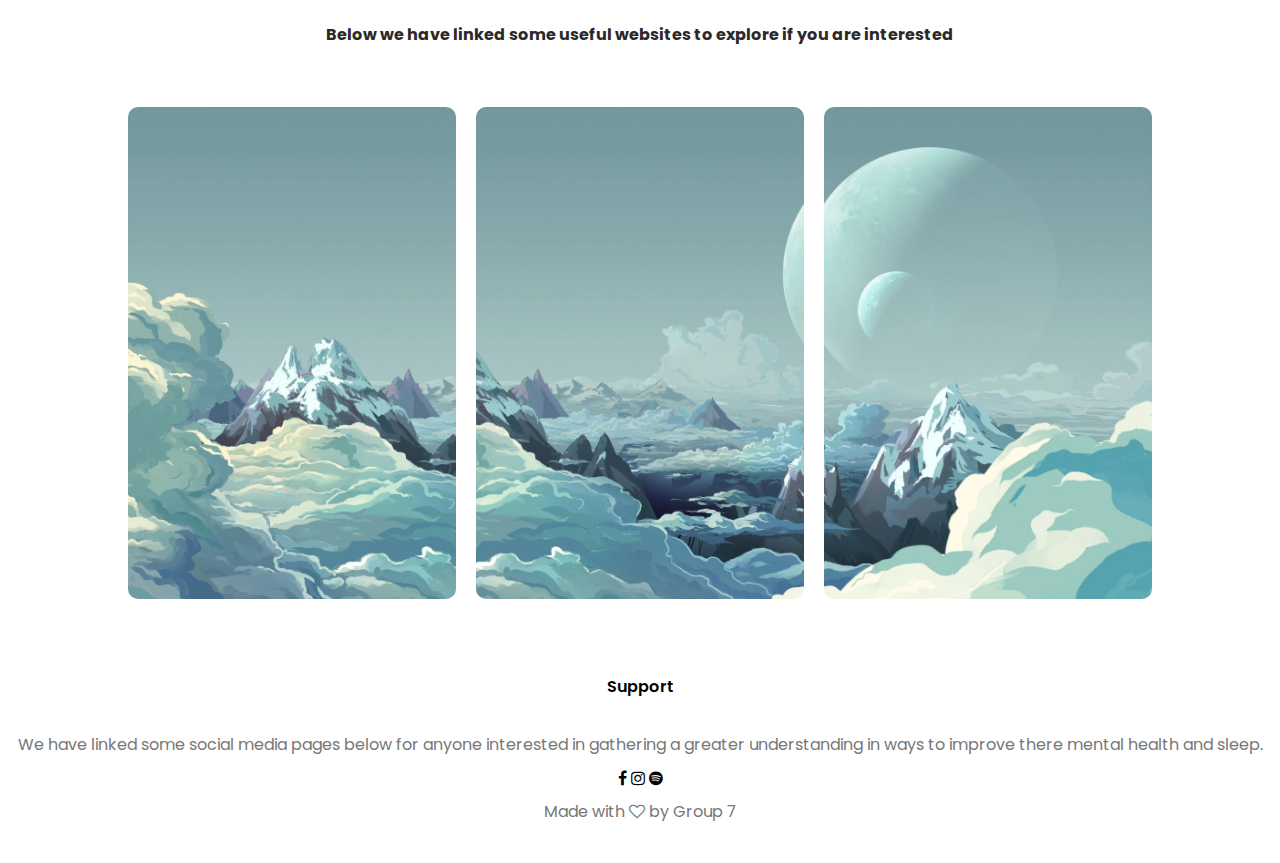
<file: src/pages/mental/index.html>
<!DOCTYPE html>
<html lang="en">
  <head>
    <meta charset="UTF-8" />
    <meta name="viewport" content="width=device-width, initial-scale=1.0" />
    <title>Mental Health</title>
    <link rel="stylesheet" href="style.css" />
    <link rel="preconnect" href="https://fonts.gstatic.com" />
    <link
      href="https://fonts.googleapis.com/css2?family=Poppins:wght@100;200;300;400;600;700&display=swap"
      rel="stylesheet"
    />
    <link
      rel="stylesheet"
      href="https://cdnjs.cloudflare.com/ajax/libs/font-awesome/4.7.0/css/font-awesome.css"
    />
    <link rel="stylesheet" href="scrollbar.css" />
    <link rel="icon" href="/src/assets/icon.png" />
  </head>
  <body>
    <section class="header">
      <nav>
        <a href="/src/index.html" class="logo"><i class="fa fa-home"></i></a>
        <div class="menu">
          <div class="nav-links" id="navLinks">
            <i class="fa fa-times" onclick="hideMenu()"></i>
            <ul>
              <li><a href="/src/pages/sleep/index.html">SLEEP</a></li>
              <li><a href="index.html">MENTAL HEALTH</a></li>
              <li>
                <a href="/src/pages/lifestyle/index.html">LIFESTYLE DATA</a>
              </li>
              <li>
                <a href="/src/pages/proposal/index.html">PROJECT PROPOSAL</a>
              </li>
              <li><a href="/src/pages/conclusion/index.html">CONCLUSION</a></li>
            </ul>
          </div>
          <i class="fa fa-bars" onclick="showMenu()"></i>
        </div>
      </nav>
      <div class="text-box">
        <h1>Mental Health</h1>
        <p>
          Your mental health can be effected by many factors and a bad mental
          health can hinder your ability to learn
        </p>
        <a href="#scroll" class="hero-btn">Learn More</a>
      </div>
    </section>
    <div id="scroll">
      <section class="body">
        <section class="b">
          <h1>Effects of Sleep Deprivation on Mental Health</h1>
          <p>
            Sleep isn’t just a period of rest in our lives. It’s the body’s way
            of recovering and getting ready for the next day's challenges. It’s
            a vital function of how our bodies work and missing even just a
            couple of hours of sleep can deteriorate the quality of the rest of
            the day. Sleep deprivation doesn’t just lead to feeling tired and
            drowsy. Over time, getting less sleep can cascade into a list of
            symptoms and put you in a dangerous and vicious cycle One of the
            most documented effects of sleep deprivation is its influence on our
            mood. Multiple studies over the last few decades have consistently
            shown a link between insufficient sleep and increased anxiety and
            irritability. Without enough sleep, our emotional regulation is
            hindered and can make us feel on the edge and stressed. Everyday
            situations that might not normally bother us can suddenly feel like
            the world is ending. This emotional vulnerability can also
            accumulate as mood swings, making it difficult to maintain healthy
            relationships and navigate social interactions.<br />
          </p>
          <p>
            Sleep deprivation's grip extends to our cognitive abilities as well.
            When sleep-deprived, our brains struggle to focus, concentrate, and
            retain information. This can lead to difficulties with memory,
            making it hard to remember details or learn new things. This can
            heavily impact the learning ability of. Decision-making becomes
            clouded, and our ability to solve problems efficiently suffers.
            Imagine trying to complete a complex task at work or study for an
            exam while running on fumes – that's the reality for someone
            chronically sleep-deprived.<br />
          </p>
          <p>
            The impact on mental health goes even deeper. Research suggests that
            sleep deprivation can worsen symptoms of existing mental health
            conditions like depression and bipolar disorder. Furthermore,
            chronic sleep problems are a risk factor for developing these
            conditions in the first place. It becomes a vicious cycle: mental
            health struggles disrupt sleep patterns, and poor sleep exacerbates
            mental health symptoms.<br />
          </p>

          <h3><b>Effects of sleep deprivation:</b><br /></h3>
          <li>concentration difficulties</li>
          <li>mentally ‘drifting off’ in class</li>
          <li>shortened attention span</li>
          <li>memory impairment</li>
          <li>poor decision making</li>
          <li>lack of enthusiasm</li>
          <li>moodiness and aggression</li>
          <li>depression</li>
          <li>risk-taking behavior</li>
          <li>slower physical reflexes</li>
          <li>clumsiness, which may result in physical injuries</li>
          <li>reduced sporting performance</li>
          <li>reduced academic performance</li>
          <li>
            increased number of ‘sick days’ from school because of tiredness
          </li>
          <li>truancy. (absent from school for no good reason )</li>
        </section>
      </section>
    </div>
    <section class="b">
      <h1>How to Improve our Mental State</h1>
      <h2>Hobbies</h2>
      <p>
        As recommended by Mind, a UK based health health service, one of the
        most important things to do to improve your mental well being is to
        improve your sleep. However, other things we can do to help our mental
        state include finding a hobby outside of school that helps us take our
        mind away from school. During our surveying we discovered many subnets
        have hobbies outside of school, however we all know of some that do not
        have a hobby out of school. It is encouraging if you are a student
        without an out of school hobby that you do find something that you
        enjoy. This doesn't have to be physically demanding, it can be knitting
        or painting but it also can be a physically intense hobby like going to
        the gym. Either way Having a hobby that takes your mind away from school
        can be a way to remove the looming stress of pending assessments and can
        help our minds calm down. This gives students the ability to think
        clearly and study more effectively. It is also known that many students
        drop hobbies during their final years of schooling many health
        organisations disapprove of this and so do we as in your last few years
        are our most stressful. As dropping hobbies at this time will leave us
        stressed out, overworked and feeling empty as school becomes our only
        goal.
      </p>
      <h2>Spend Time With Others</h2>
      <p>
        Especially in today's times with the use of technology to connect to
        others, some of us might feel disconnected and lonely. Although
        technology allows us to contact our friends whenever we want, it is also
        important to know that physical interaction is essential to a person's
        wellbeing. A caution the WebMD refers to as “Touch Starvation” is where
        a person goes a long time with minimal physical contact or no physical
        contact at all. This can be caused by proximity restrictions like
        COVID-19 but also can be caused by the person's unwillingness to leave
        their home. For students that spend their entire time studying this can
        mean that they also experience a form of touch starvation.This is
        important as the skin communicates both positive and negative touch
        sensations to the brain. Your brain releases the hormone oxytocin when
        you engage in pleasant touch, such as an embrace. This reduces anxiety
        and fear and strengthens social and emotional ties. When we spend too
        much time alone we can become stressed, anxious, or depressed. As a
        response to stress, your body makes a hormone called cortisol. This can
        cause your heart rate, blood pressure, muscle tension, and breathing
        rate to go up, with bad effects for your immune and digestive systems.
        These releases of hormones can also make it harder for our bodies to
        fall asleep leading students into restless nights. Because of this it is
        essential students get outside and interact with their family or peers
        in their free time.
      </p>
      <h2>Journaling</h2>
      <p>
        For the times we cant be around others we can also practise other
        mindfulness techniques. One technique used by many people is journaling.
        Journaling can help us recount the events of the day, doing this at the
        end of a school day can help you remember the things you learnt in class
        and recording them in a book can help us create mini notes for when we
        revise. Journaling can also be a way to help us recognize our emotions
        when we feel overwhelmed, as students it is not unusual to feel
        overwhelmed with assessments and feelings. When we journal we can keep a
        record for tasks we have yet to finish. This can help us not forget
        assessment and prevents us from leaving things until the last minute.
        Writing everyday can also prompt you to keep a routine, which can help
        students in the future as a structured routine can help with a less
        stressful and less chaotic day. Studies have shown that journaling can
        reduce your anxiety. Researchers found that those with various medical
        conditions and anxiety who wrote online for 15 minutes three days a week
        over a 12-week period had increased feelings of well-being and fewer
        depressive symptoms after one month. Their mental well-being continued
        to improve during the 12 weeks of journaling. Even if a student does not
        suffer from a mental illness they still experience emotions such as
        anxiety which can be greatly helped with journaling. It also creates a
        sense of awareness in a situation we might be going through and can help
        students focus on school and what makes them happy, rather than the
        negative thing going on in their life. Overall, journalling is a great
        way for students to wind down, become aware and control their emotions.
      </p>
      <div class="df">
        <p>
          <b
            >Below we have linked some useful websites to explore if you are
            interested</b
          >
        </p>
      </div>
      <div class="row">
        <div class="campus-col">
          <a
            href="https://connecthealth.org.au/enews/pursuing-a-hobby-can-improve-your-mental-health/#:~:text=Creativity%20boosts%20wellbeing%3A,wellbeing%20in%20many%20young%20adults."
            target="_blank"
          >
            <img src="/src/assets/mental/hobbies.jpg" />
            <div class="layer">
              <h3>HOBBIES</h3>
            </div>
          </a>
        </div>

        <div class="campus-col">
          <a
            href="https://www.webmd.com/balance/touch-starvation"
            target="_blank"
          >
            <img src="/src/assets/mental/others.jpg" />
            <div class="layer">
              <h3>INTERACT</h3>
            </div>
          </a>
        </div>

        <div class="campus-col">
          <a
            href="https://www.webmd.com/mental-health/mental-health-benefits-of-journaling"
            target="_blank"
          >
            <img src="/src/assets/mental/journal.jpg" />
            <div class="layer">
              <h3>JOURNAL</h3>
            </div>
          </a>
        </div>
      </div>
    </section>
    <section class="footer">
      <h4>Support</h4>
      <p>
        We have linked some social media pages below for anyone interested in
        gathering a greater understanding in ways to improve there mental health
        and sleep.
      </p>

      <div class="icons">
        <a href="https://www.facebook.com/AUMentalHealth/" target="_blank"
          ><i class="fa fa-facebook"></i
        ></a>
        <i class="fa-brands fa-tiktok"></i>
        <a href="https://www.instagram.com/aumentalhealth/" target="_blank"
          ><i class="fa fa-instagram"></i
        ></a>
        <a
          href="https://open.spotify.com/album/54vGSK50oe08qxz2xXECEC?si=YRIzp8s9RoiJsad7E8c7OQ"
          target="_blank"
          ><i class="fa fa-spotify"></i
        ></a>
      </div>
      <p>Made with <i class="fa fa-heart-o"></i> by Group 7</p>
    </section>

    <script>
      var navLinks = document.getElementById("navLinks");
      function showMenu() {
        navLinks.style.right = "0";
      }
      function hideMenu() {
        navLinks.style.right = "-200px";
      }
    </script>
  </body>
</html>
</file>
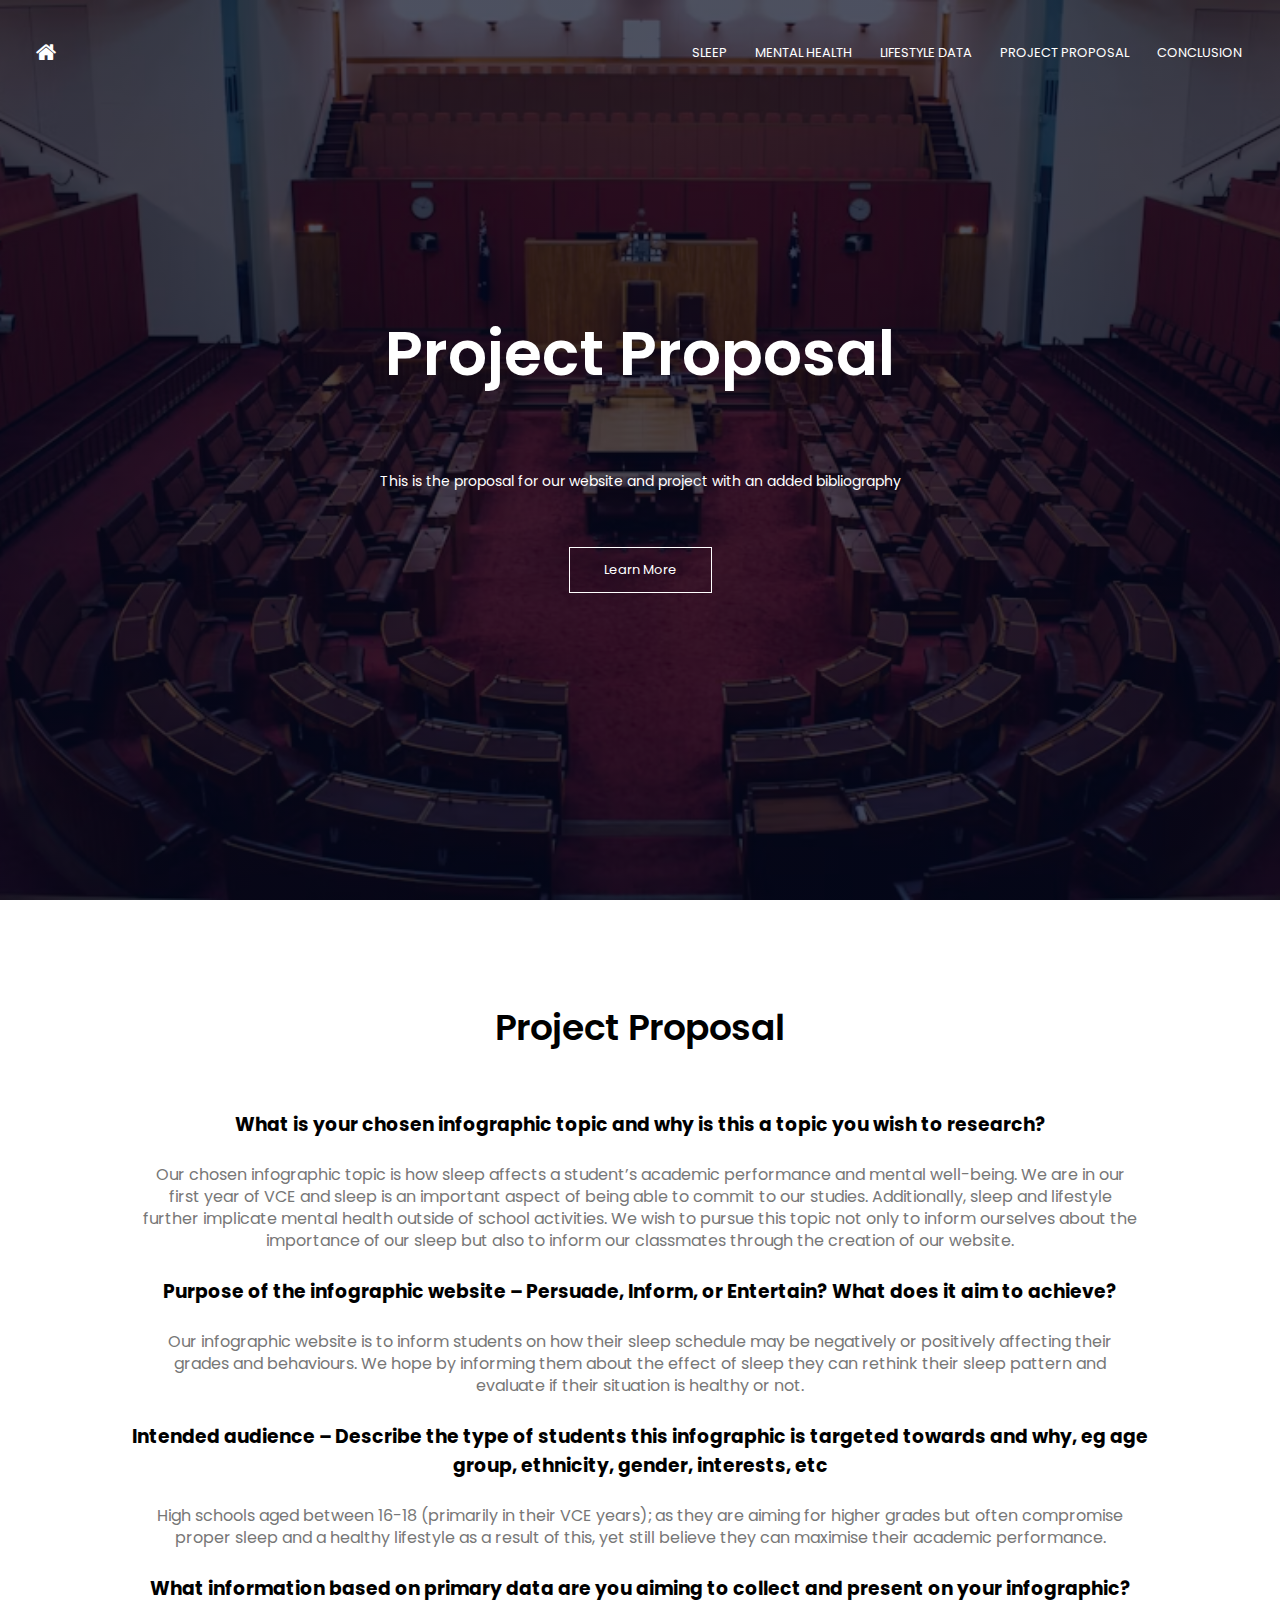
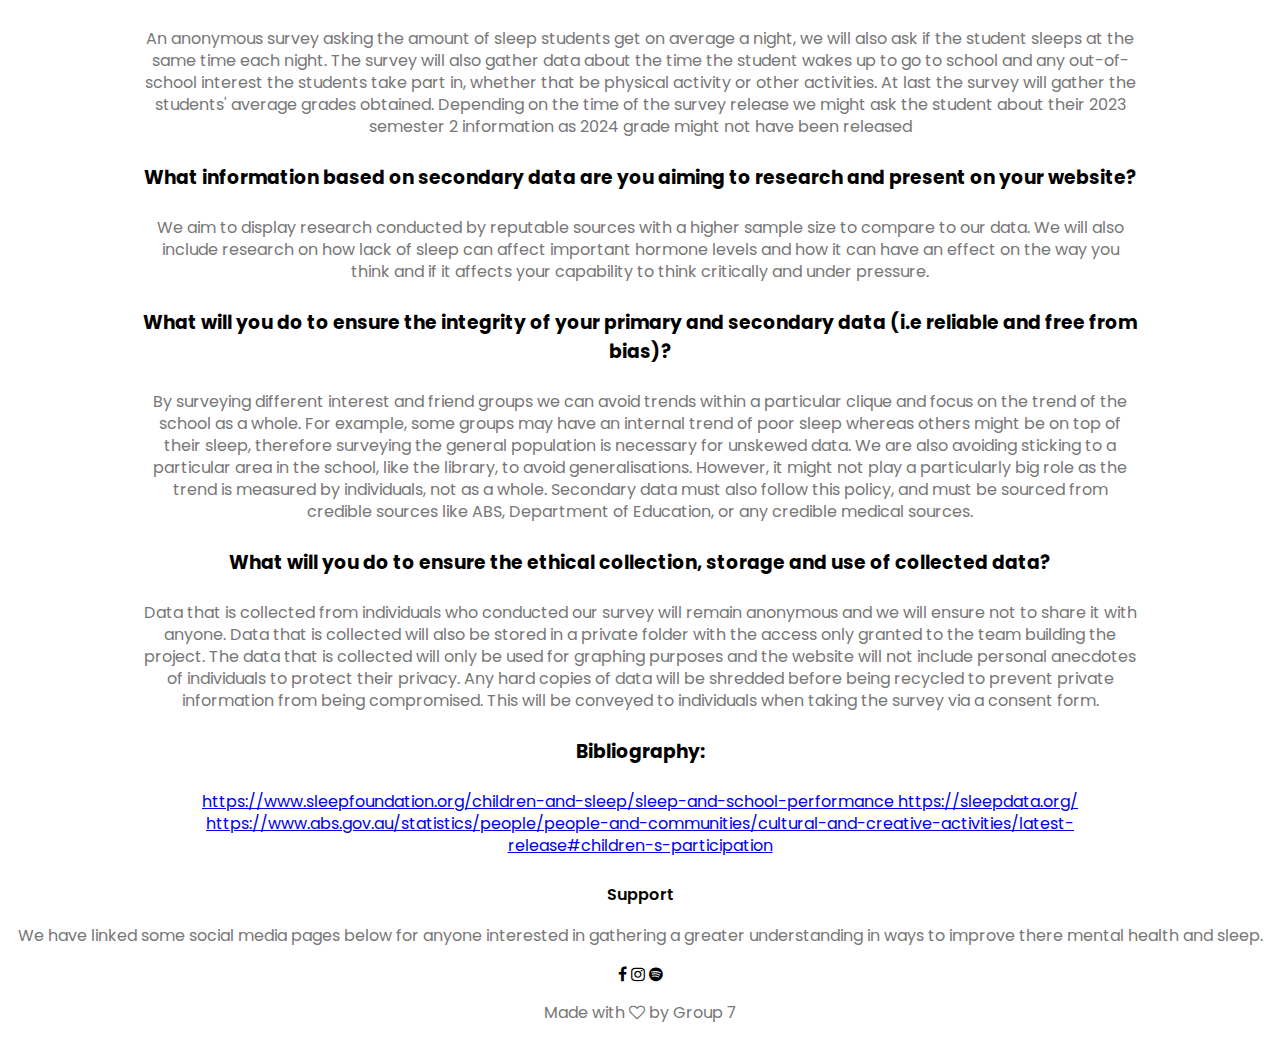
<file: src/pages/proposal/index.html>
<!DOCTYPE html>
<html lang="en">
  <head>
    <meta charset="UTF-8" />
    <meta name="viewport" content="width=device-width, initial-scale=1.0" />
    <title>Project Proposal</title>
    <link rel="stylesheet" href="style.css" />
    <link rel="preconnect" href="https://fonts.gstatic.com" />
    <link
      href="https://fonts.googleapis.com/css2?family=Poppins:wght@100;200;300;400;600;700&display=swap"
      rel="stylesheet"
    />
    <link
      rel="stylesheet"
      href="https://cdnjs.cloudflare.com/ajax/libs/font-awesome/4.7.0/css/font-awesome.css"
    />
    <link rel="stylesheet" href="scrollbar.css" />
    <link rel="icon" href="/src/assets/icon.png" />
  </head>

  <body>
    <section class="header">
      <nav>
        <a href="/src/index.html" class="logo"><i class="fa fa-home"></i></a>
        <div class="menu">
          <div class="nav-links" id="navLinks">
            <i class="fa fa-times" onclick="hideMenu()"></i>
            <ul>
              <li><a href="/src/pages/sleep/index.html">SLEEP</a></li>
              <li><a href="/src/pages/mental/index.html">MENTAL HEALTH</a></li>
              <li>
                <a href="/src/pages/lifestyle/index.html">LIFESTYLE DATA</a>
              </li>
              <li><a href="index.html">PROJECT PROPOSAL</a></li>
              <li><a href="/src/pages/conclusion/index.html">CONCLUSION</a></li>
            </ul>
          </div>
          <i class="fa fa-bars" onclick="showMenu()"></i>
        </div>
      </nav>
      <div class="text-box">
        <h1>Project Proposal</h1>
        <p>
          This is the proposal for our website and project with an added
          bibliography
        </p>
        <a href="#scroll" class="hero-btn">Learn More</a>
      </div>
    </section>

    <div id="scroll">
      <section class="body">
        <h1>Project Proposal</h1>

        <h3>
          What is your chosen infographic topic and why is this a topic you wish
          to research?
        </h3>
        <p>
          Our chosen infographic topic is how sleep affects a student’s academic
          performance and mental well-being. We are in our first year of VCE and
          sleep is an important aspect of being able to commit to our studies.
          Additionally, sleep and lifestyle further implicate mental health
          outside of school activities. We wish to pursue this topic not only to
          inform ourselves about the importance of our sleep but also to inform
          our classmates through the creation of our website.
        </p>

        <h3>
          Purpose of the infographic website – Persuade, Inform, or Entertain?
          What does it aim to achieve?
        </h3>
        <p>
          Our infographic website is to inform students on how their sleep
          schedule may be negatively or positively affecting their grades and
          behaviours. We hope by informing them about the effect of sleep they
          can rethink their sleep pattern and evaluate if their situation is
          healthy or not.
        </p>

        <h3>
          Intended audience – Describe the type of students this infographic is
          targeted towards and why, eg age group, ethnicity, gender, interests,
          etc
        </h3>
        <p>
          High schools aged between 16-18 (primarily in their VCE years); as
          they are aiming for higher grades but often compromise proper sleep
          and a healthy lifestyle as a result of this, yet still believe they
          can maximise their academic performance.
        </p>

        <h3>
          What information based on primary data are you aiming to collect and
          present on your infographic?
        </h3>
        <p>
          An anonymous survey asking the amount of sleep students get on average
          a night, we will also ask if the student sleeps at the same time each
          night. The survey will also gather data about the time the student
          wakes up to go to school and any out-of-school interest the students
          take part in, whether that be physical activity or other activities.
          At last the survey will gather the students' average grades obtained.
          Depending on the time of the survey release we might ask the student
          about their 2023 semester 2 information as 2024 grade might not have
          been released
        </p>

        <h3>
          What information based on secondary data are you aiming to research
          and present on your website?
        </h3>
        <p>
          We aim to display research conducted by reputable sources with a
          higher sample size to compare to our data. We will also include
          research on how lack of sleep can affect important hormone levels and
          how it can have an effect on the way you think and if it affects your
          capability to think critically and under pressure.
        </p>

        <h3>
          What will you do to ensure the integrity of your primary and secondary
          data (i.e reliable and free from bias)?
        </h3>
        <p>
          By surveying different interest and friend groups we can avoid trends
          within a particular clique and focus on the trend of the school as a
          whole. For example, some groups may have an internal trend of poor
          sleep whereas others might be on top of their sleep, therefore
          surveying the general population is necessary for unskewed data. We
          are also avoiding sticking to a particular area in the school, like
          the library, to avoid generalisations. However, it might not play a
          particularly big role as the trend is measured by individuals, not as
          a whole. Secondary data must also follow this policy, and must be
          sourced from credible sources like ABS, Department of Education, or
          any credible medical sources.
        </p>

        <h3>
          What will you do to ensure the ethical collection, storage and use of
          collected data?
        </h3>
        <p>
          Data that is collected from individuals who conducted our survey will
          remain anonymous and we will ensure not to share it with anyone. Data
          that is collected will also be stored in a private folder with the
          access only granted to the team building the project. The data that is
          collected will only be used for graphing purposes and the website will
          not include personal anecdotes of individuals to protect their
          privacy. Any hard copies of data will be shredded before being
          recycled to prevent private information from being compromised. This
          will be conveyed to individuals when taking the survey via a consent
          form.
        </p>
        <h3>Bibliography:</h3>
        <p>
          <a
            href="https://www.sleepfoundation.org/children-and-sleep/sleep-and-school-performance
          https://sleepdata.org/"
            target="_blank"
            >https://www.sleepfoundation.org/children-and-sleep/sleep-and-school-performance
            https://sleepdata.org/</a
          ><br />
          <a
            href=" https://www.abs.gov.au/statistics/people/people-and-communities/cultural-and-creative-activities/latest-release#children-s-participation"
            target="_blank"
          >
            https://www.abs.gov.au/statistics/people/people-and-communities/cultural-and-creative-activities/latest-release#children-s-participation</a
          ><br />
        </p>
      </section>
    </div>
    <section class="footer">
      <h4>Support</h4>
      <p>
        We have linked some social media pages below for anyone interested in
        gathering a greater understanding in ways to improve there mental health
        and sleep.
      </p>

      <div class="icons">
        <a href="https://www.facebook.com/AUMentalHealth/" target="_blank"
          ><i class="fa fa-facebook"></i
        ></a>
        <i class="fa-brands fa-tiktok"></i>
        <a href="https://www.instagram.com/aumentalhealth/" target="_blank"
          ><i class="fa fa-instagram"></i
        ></a>
        <a
          href="https://open.spotify.com/album/54vGSK50oe08qxz2xXECEC?si=YRIzp8s9RoiJsad7E8c7OQ"
          target="_blank"
          ><i class="fa fa-spotify"></i
        ></a>
      </div>
      <p>Made with <i class="fa fa-heart-o"></i> by Group 7</p>
    </section>

    <script>
      var navLinks = document.getElementById("navLinks");
      function showMenu() {
        navLinks.style.right = "0";
      }
      function hideMenu() {
        navLinks.style.right = "-200px";
      }
    </script>
  </body>
</html>
</file>
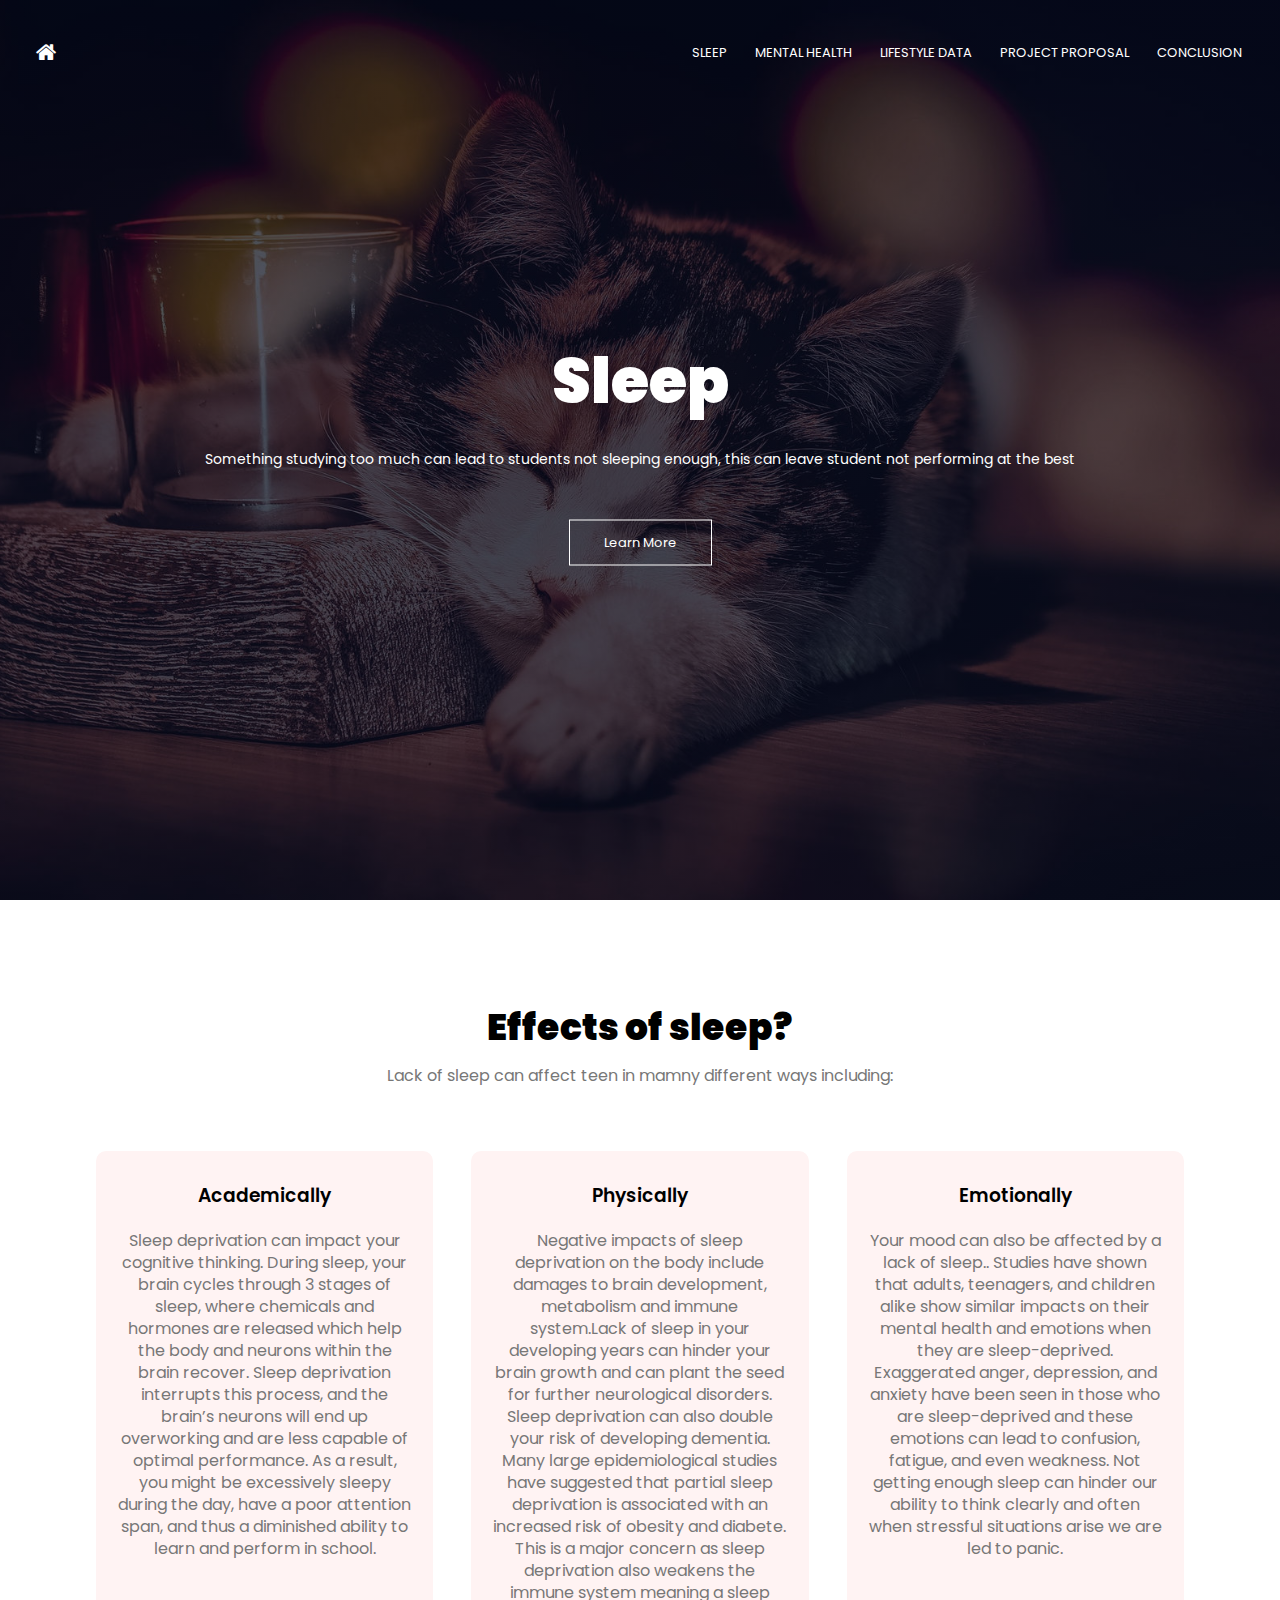
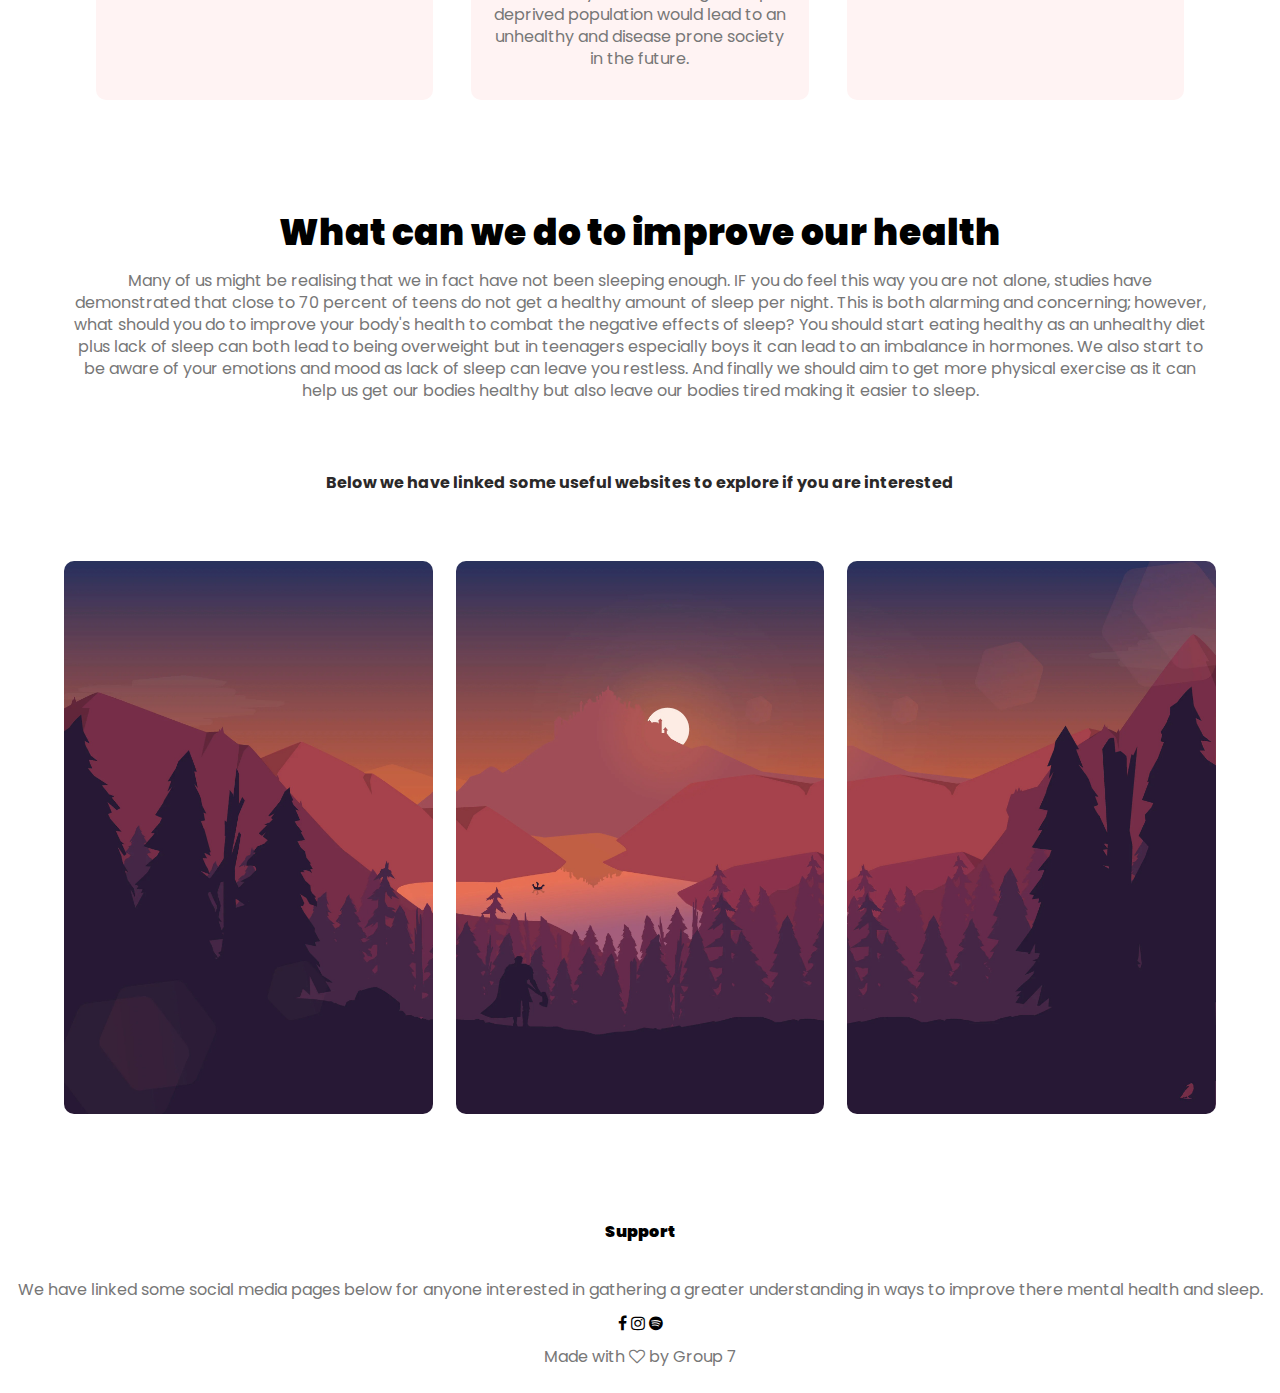
<file: src/pages/sleep/index.html>
<!DOCTYPE html>
<html lang="en">
  <head>
    <meta charset="UTF-8" />
    <meta name="viewport" content="width=device-width, initial-scale=1.0" />
    <title>Sleep</title>
    <link rel="stylesheet" href="style.css" />
    <link rel="preconnect" href="https://fonts.gstatic.com" />
    <link
      href="https://fonts.googleapis.com/css2?family=Poppins:wght@100;200;300;400;600;700&display=swap"
      rel="stylesheet"
    />
    <link
      rel="stylesheet"
      href="https://cdnjs.cloudflare.com/ajax/libs/font-awesome/4.7.0/css/font-awesome.css"
    />
    <link rel="stylesheet" href="scrollbar.css" />
    <link rel="icon" href="/src/assets/icon.png" />
  </head>
  <body>
    <section class="header">
      <nav>
        <a href="/src/index.html" class="logo"><i class="fa fa-home"></i></a>
        <div class="menu">
          <div class="nav-links" id="navLinks">
            <i class="fa fa-times" onclick="hideMenu()"></i>
            <ul>
              <li><a href="index.html">SLEEP</a></li>
              <li><a href="/src/pages/mental/index.html">MENTAL HEALTH</a></li>
              <li>
                <a href="/src/pages/lifestyle/index.html">LIFESTYLE DATA</a>
              </li>
              <li>
                <a href="/src/pages/proposal/index.html">PROJECT PROPOSAL</a>
              </li>
              <li><a href="/src/pages/conclusion/index.html">CONCLUSION</a></li>
            </ul>
          </div>
          <i class="fa fa-bars" onclick="showMenu()"></i>
        </div>
      </nav>
      <div class="text-box">
        <h1>Sleep</h1>
        <p>
          Something studying too much can lead to students not sleeping enough,
          this can leave student not performing at the best
        </p>
        <a href="#scroll" class="hero-btn">Learn More</a>
      </div>
    </section>
    <div id="scroll">
      <section class="sleep">
        <h1>Effects of sleep?</h1>
        <p>Lack of sleep can affect teen in mamny different ways including:</p>
        <div class="row">
          <div class="course-col">
            <h3>Academically</h3>
            <p>
              Sleep deprivation can impact your cognitive thinking. During
              sleep, your brain cycles through 3 stages of sleep, where
              chemicals and hormones are released which help the body and
              neurons within the brain recover. Sleep deprivation interrupts
              this process, and the brain’s neurons will end up overworking and
              are less capable of optimal performance. As a result, you might be
              excessively sleepy during the day, have a poor attention span, and
              thus a diminished ability to learn and perform in school.
            </p>
          </div>
          <div class="course-col">
            <h3>Physically</h3>
            <p>
              Negative impacts of sleep deprivation on the body include damages
              to brain development, metabolism and immune system.Lack of sleep
              in your developing years can hinder your brain growth and can
              plant the seed for further neurological disorders. Sleep
              deprivation can also double your risk of developing dementia. Many
              large epidemiological studies have suggested that partial sleep
              deprivation is associated with an increased risk of obesity and
              diabete. This is a major concern as sleep deprivation also weakens
              the immune system meaning a sleep deprived population would lead
              to an unhealthy and disease prone society in the future.
            </p>
          </div>
          <div class="course-col">
            <h3>Emotionally</h3>
            <p>
              Your mood can also be affected by a lack of sleep.. Studies have
              shown that adults, teenagers, and children alike show similar
              impacts on their mental health and emotions when they are
              sleep-deprived. Exaggerated anger, depression, and anxiety have
              been seen in those who are sleep-deprived and these emotions can
              lead to confusion, fatigue, and even weakness. Not getting enough
              sleep can hinder our ability to think clearly and often when
              stressful situations arise we are led to panic.
            </p>
          </div>
        </div>
      </section>
    </div>
    <section class="goals">
      <h1>What can we do to improve our health</h1>
      <p>
        Many of us might be realising that we in fact have not been sleeping
        enough. IF you do feel this way you are not alone, studies have
        demonstrated that close to 70 percent of teens do not get a healthy
        amount of sleep per night. This is both alarming and concerning;
        however, what should you do to improve your body's health to combat the
        negative effects of sleep? You should start eating healthy as an
        unhealthy diet plus lack of sleep can both lead to being overweight but
        in teenagers especially boys it can lead to an imbalance in hormones. We
        also start to be aware of your emotions and mood as lack of sleep can
        leave you restless. And finally we should aim to get more physical
        exercise as it can help us get our bodies healthy but also leave our
        bodies tired making it easier to sleep.
      </p>
      <div class="df">
        <p>
          <b
            >Below we have linked some useful websites to explore if you are
            interested</b
          >
        </p>
      </div>
      <div class="row">
        <div class="campus-col">
          <a
            href="https://www.healthline.com/nutrition/healthy-eating-for-teens#nutrient-needs"
            target="_blank"
          >
            <img src="/src/assets/diet.jpg" />
            <div class="layer">
              <h3>DIET</h3>
            </div>
          </a>
        </div>
        <div class="campus-col">
          <a
            href="https://www.cdc.gov/healthyschools/physicalactivity/facts.htm#:~:text=Regular%20physical%20activity%20can%20help,developing%20health%20conditions%20such%20as%3A&text=Heart%20disease."
            target="_blank"
          >
            <img src="/src/assets/exercise.jpg" />
            <div class="layer">
              <h3>EXERCISE</h3>
            </div>
          </a>
        </div>
        <div class="campus-col">
          <a
            href="https://kidshelpline.com.au/parents/issues/mood-swings-and-puberty"
            target="_blank"
          >
            <img src="/src/assets/mood.jpg" />
            <div class="layer">
              <h3>MOOD</h3>
            </div>
          </a>
        </div>
      </div>
    </section>
    <section class="footer">
      <h4>Support</h4>
      <p>
        We have linked some social media pages below for anyone interested in
        gathering a greater understanding in ways to improve there mental health
        and sleep.
      </p>

      <div class="icons">
        <a href="https://www.facebook.com/AUMentalHealth/" target="_blank"
          ><i class="fa fa-facebook"></i
        ></a>
        <i class="fa-brands fa-tiktok"></i>
        <a href="https://www.instagram.com/aumentalhealth/" target="_blank"
          ><i class="fa fa-instagram"></i
        ></a>
        <a
          href="https://open.spotify.com/album/54vGSK50oe08qxz2xXECEC?si=YRIzp8s9RoiJsad7E8c7OQ"
          target="_blank"
          ><i class="fa fa-spotify"></i
        ></a>
      </div>
      <p>Made with <i class="fa fa-heart-o"></i> by Group 7</p>
    </section>

    <script>
      var navLinks = document.getElementById("navLinks");
      function showMenu() {
        navLinks.style.right = "0";
      }
      function hideMenu() {
        navLinks.style.right = "-200px";
      }
    </script>
  </body>
</html>
</file>
<file: src/style.css>
* {
  margin: 0;
  padding: 0;
  font-family: "Poppins", sans-serif;
}


html { scroll-behavior:smooth; } 

body {
  overflow: overlay;
  overflow-x: hidden;
}

.header {
  min-height: 100vh;
  width: 100%;
  background-image: linear-gradient(rgba(4, 9, 30, 0.7), rgba(4, 9, 30, 0.7)),
    url(/src/assets/bg.jpg);
  background-position: center;
  background-size: cover;
  position: relative;
}

nav {
  display: flex;
  padding: 2%;
  justify-content: space-between;
  align-items: center;
}

nav img {
  width: 150px;
}

.nav-links {
  flex: 1;
  text-align: right;
}

.nav-links ul li {
  list-style: none;
  display: inline-block;
  padding: 8px 12px;
  position: relative;
}

.nav-links ul li a {
  color: #fff;
  text-decoration: none;
  font-size: 13px;
}

.nav-links ul li::after {
  content: "";
  width: 0%;
  height: 2px;
  background: #830086;
  display: block;
  margin: auto;
  transition: 0.5s;
}

.nav-links ul li:hover::after {
  width: 100%;
}

.text-box {
  width: 90%;
  color: #fff;
  position: absolute;
  top: 50%;
  left: 50%;
  transform: translate(-50%, -50%);
  text-align: center;
}

.text-box h1 {
  font-size: 62px;
}

.text-box p {
  margin: 10px 0 40px;
  font-size: 14px;
  color: #fff;
}

.hero-btn {
  display: inline-block;
  text-decoration: none;
  color: #fff;
  border: 1px solid #fff;
  padding: 12px 34px;
  font-size: 13px;
  background: transparent;
  position: relative;
  cursor: pointer;
}

.hero-btn:hover {
  border: 1px solid #830086;
  background: #830086;
  transition: 1s;
}

.logo {
    display: block;
    color: #fff;
    margin: 10px;
    font-size: 22px;
    cursor: pointer;
    text-decoration: none;
    transition: 0.3s;
    transition-property: color; 
}

.logo:hover{
  color: #830086
}

.menu .fa {
  display: none;
}

@media (max-width: 700px) {
    .text-box h1 {
    font-size: 60px;
  }

  .nav-links ul li {
    display: block;
  }

  .nav-links {
    position: absolute;
    background: #830086;
    height: 100vh;
    width: 200px;
    top: 0;
    right: -200px;
    text-align: left;
    z-index: 2;
    transition: 1s;
  }

  .menu .fa {
    display: block;
    color: #fff;
    margin: 10px;
    font-size: 22px;
    cursor: pointer;
  }

  .nav-links ul {
    padding: 30px;
  }
}

.sleep {
  width: 85%;
  margin: auto;
  text-align: center;
  padding-top: 100px;
}

h1 {
  font-size: 36px;
  font-weight: 600;
  padding-bottom: 20px;
}

p {
  color: #777;
  font-size: 16px;
  font-weight: 400;
  line-height: 22px;
  padding: 10px;
}

.row {
  margin-top: 5%;
  display: flex;
  justify-content: space-between;
}

.course-col{
    flex-basis: 31%;
    background: #fff3f3;
    border-radius: 10px;
    margin-bottom: 5%;
    padding: 20px 12px;
    box-sizing: border-box;
}
h3{
    text-align: center;
    font-weight: 600;
    margin: 10px 0;
}
.course-col:hover{
    box-shadow: 0 0 20px 20px rgba(0,0,0,0.2);
}
@media(max-width:800px){
    .row{
        flex-direction: column;
    }
}

.goals{
    width: 80%;
    margin: auto;
    text-align: center;
    padding:50px;
}

.campus-col{
    flex-basis: 32%;
    border-radius: 10px;
    margin-bottom: 10px;
    position: relative;
    overflow: hidden;
}


.campus-col img{
    width: 100%;
    height: 100%;
    display: block;
}

.layer{
    background: transparent;
    height: 100%;
    width: 100%;
    position: absolute;
    top: 0;
    left: 0;
    transition: 0.5s;
    cursor: pointer;
}
.layer:hover{
    background: #830086;
}
.layer h3{
    width: 100%;
    font-weight: 500;
    color: #fff;
    font-size: 26px;
    bottom:0;
    left: 50%;
    transform: translateX(-50%);
    position: absolute;
    opacity: 0;
    transition: 0.5s;
}

.layer:hover h3{
    bottom: 49%;
    opacity: 1;
}
.icons i{
  color: black;
}
.footer{
    text-align: center;
    width: 100%;

}

.footer h4{

  margin-bottom: 25px;
  font-weight: 600;
  
}
</file>
<file: src/scrollbar.css>
::-webkit-scrollbar {
    width: 10px;
    background-color: transparent;
}

::-webkit-scrollbar-track {
    -webkit-box-shadow: inset 0 0 6px rgba(176, 4, 255, 0.3);
    background-color: transparent;
}

::-webkit-scrollbar-thumb {
    background-color: #830086;
    box-shadow: -3px, 0px, 10px, 3px, #0ff ;
}
</file>
<file: docs/pages/conclusion/style.css>
* {
  margin: 0;
  padding: 0;
  font-family: "Poppins", sans-serif;
}


html { scroll-behavior:smooth; } 

body {
  overflow: overlay;
  overflow-x: hidden;
}

.header {
  min-height: 100vh;
  width: 100%;
  background-image: linear-gradient(rgba(4, 9, 30, 0.7), rgba(4, 9, 30, 0.7)),
    url('https://teachmiddleeastmag.com/wp-content/uploads/2016/03/happiness-kids.jpg');
  background-position: center;
  background-size: cover;
  position: relative;
}

nav {
  display: flex;
  padding: 2%;
  justify-content: space-between;
  align-items: center;
}

nav img {
  width: 150px;
}

.nav-links {
  flex: 1;
  text-align: right;
}

.nav-links ul li {
  list-style: none;
  display: inline-block;
  padding: 8px 12px;
  position: relative;
}

.nav-links ul li a {
  color: #fff;
  text-decoration: none;
  font-size: 13px;
}

.nav-links ul li::after {
  content: "";
  width: 0%;
  height: 2px;
  background: #a17b50;
  display: block;
  margin: auto;
  transition: 0.5s;
}

.nav-links ul li:hover::after {
  width: 100%;
}

.text-box {
  width: 90%;
  color: #fff;
  position: absolute;
  top: 50%;
  left: 50%;
  transform: translate(-50%, -50%);
  text-align: center;
}

.text-box h1 {
  font-size: 62px;
}

.text-box p {
  margin: 10px 0 40px;
  font-size: 14px;
  color: #fff;
}

.hero-btn {
  display: inline-block;
  text-decoration: none;
  color: #fff;
  border: 1px solid #fff;
  padding: 12px 34px;
  font-size: 13px;
  background: transparent;
  position: relative;
  cursor: pointer;
}

.hero-btn:hover {
  border: 1px solid #a17b50;
  background: #a17b50;
  transition: 1s;
}

.logo {
    display: block;
    color: #fff;
    margin: 10px;
    font-size: 22px;
    cursor: pointer;
    text-decoration: none;
    transition: 0.3s;
    transition-property: color; 
}

.logo:hover{
  color: #a17b50;
}

.menu .fa {
  display: none;
}

@media (max-width: 800px) {
    .text-box h1 {
    font-size: 60px;
  }

  .nav-links ul li {
    display: block;
  }

  .nav-links {
    position: absolute;
    background: #a17b50;
    height: 100vh;
    width: 200px;
    top: 0;
    right: -200px;
    text-align: left;
    z-index: 2;
    transition: 1s;
  }

  .menu .fa {
    display: block;
    color: #fff;
    margin: 10px;
    font-size: 22px;
    cursor: pointer;
  }

  .nav-links ul {
    padding: 30px;
  }
}
.body {
  width: 80%;
  margin: auto;
  text-align: center;
  padding-top: 100px;
}

h1 {
  font-size: 36px;
  font-weight: 600;
}

p {
  color: #777;
  font-size: 16px;
  font-weight: 400;
  line-height: 22px;
  padding: 10px;
}

.icons i{
  color: black;
}

.footer{
  text-align: center;
  width: 100%;

}

.footer h4{

margin-bottom: 25px;
font-weight: 600;

}
</file>
<file: docs/pages/conclusion/scrollbar.css>
::-webkit-scrollbar {
    width: 10px;
    background-color: transparent;
}

::-webkit-scrollbar-track {
    -webkit-box-shadow: inset 0 0 6px rgba(176, 4, 255, 0.3);
    background-color: transparent;
}

::-webkit-scrollbar-thumb {
    background-color: #a17b50;
    box-shadow: -3px, 0px, 10px, 3px, rgb(0, 0, 0) ;
}
</file>
<file: docs/pages/proposal/style.css>
* {
  margin: 0;
  padding: 0;
  font-family: "Poppins", sans-serif;
}


html { scroll-behavior:smooth; } 

body {
  overflow: overlay;
  overflow-x: hidden;
}

.header {
  min-height: 100vh;
  width: 100%;
  background-image: linear-gradient(rgba(4, 9, 30, 0.7), rgba(4, 9, 30, 0.7)), url('https://www.emdesk.com/assets/images/blog-academy/2021/_teaser_blogpost/horizon-2020-proposal-writing.jpg');
  background-position: center;
  background-size: cover;
  position: relative;
}

nav {
  display: flex;
  padding: 2%;
  justify-content: space-between;
  align-items: center;
}

nav img {
  width: 150px;
}

.nav-links {
  flex: 1;
  text-align: right;
}

.nav-links ul li {
  list-style: none;
  display: inline-block;
  padding: 8px 12px;
  position: relative;
}

.nav-links ul li a {
  color: #fff;
  text-decoration: none;
  font-size: 13px;
}

.nav-links ul li::after {
  content: "";
  width: 0%;
  height: 2px;
  background: #85afb6;
  display: block;
  margin: auto;
  transition: 0.5s;
}

.nav-links ul li:hover::after {
  width: 100%;
}

.text-box {
  width: 90%;
  color: #fff;
  position: absolute;
  top: 50%;
  left: 50%;
  transform: translate(-50%, -50%);
  text-align: center;
}

.text-box h1 {
  font-size: 62px;
}

.text-box p {
  margin: 10px 0 40px;
  font-size: 14px;
  color: #fff;
}

.hero-btn {
  display: inline-block;
  text-decoration: none;
  color: #fff;
  border: 1px solid #fff;
  padding: 12px 34px;
  font-size: 13px;
  background: transparent;
  position: relative;
  cursor: pointer;
}

.hero-btn:hover {
  border: 1px solid #85afb6;
  background: #85afb6;
  transition: 1s;
}

.logo {
    display: block;
    color: #fff;
    margin: 10px;
    font-size: 22px;
    cursor: pointer;
    text-decoration: none;
    transition: 0.3s;
    transition-property: color; 
}

.logo:hover{
  color: #85afb6;
}

.menu .fa {
  display: none;
}

@media (max-width: 800px) {
    .text-box h1 {
    font-size: 60px;
  }

  .nav-links ul li {
    display: block;
  }

  .nav-links {
    position: absolute;
    background: #85afb6;
    height: 100vh;
    width: 200px;
    top: 0;
    right: -200px;
    text-align: left;
    z-index: 2;
    transition: 1s;
  }

  .menu .fa {
    display: block;
    color: #fff;
    margin: 10px;
    font-size: 22px;
    cursor: pointer;
  }

  .nav-links ul {
    padding: 30px;
  }
}
.body {
  width: 80%;
  margin: auto;
  text-align: center;
  padding-top: 100px;
}

h1 {
  font-size: 36px;
  font-weight: 600;
  padding-bottom: 45px;
}
h3{
  padding-top: 10px;
  padding-bottom: 10px;
}
p {
  color: #777;
  font-size: 16px;
  font-weight: 400;
  line-height: 22px;
  padding: 15px;
}

.icons i{
  color: black;
}

.footer{
  text-align: center;
  width: 100%;

}

.footer h4{
padding-top: 10px;
margin-bottom: 3px;
font-weight: 600;

}
</file>
<file: docs/pages/proposal/scrollbar.css>
::-webkit-scrollbar {
    width: 10px;
    background-color: transparent;
}

::-webkit-scrollbar-track {
    -webkit-box-shadow: inset 0 0 6px rgba(176, 4, 255, 0.3);
    background-color: transparent;
}

::-webkit-scrollbar-thumb {
    background-color: #85afb6;
    box-shadow: -3px, 0px, 10px, 3px, rgb(0, 0, 0) ;
}
</file>
<file: src/pages/conclusion/style.css>
* {
  margin: 0;
  padding: 0;
  font-family: "Poppins", sans-serif;
}


html { scroll-behavior:smooth; } 

body {
  overflow: overlay;
  overflow-x: hidden;
}

.header {
  min-height: 100vh;
  width: 100%;
  background-image: linear-gradient(rgba(4, 9, 30, 0.7), rgba(4, 9, 30, 0.7)),
    url(/src/assets/conc.jpg);
  background-position: center;
  background-size: cover;
  position: relative;
}

nav {
  display: flex;
  padding: 2%;
  justify-content: space-between;
  align-items: center;
}

nav img {
  width: 150px;
}

.nav-links {
  flex: 1;
  text-align: right;
}

.nav-links ul li {
  list-style: none;
  display: inline-block;
  padding: 8px 12px;
  position: relative;
}

.nav-links ul li a {
  color: #fff;
  text-decoration: none;
  font-size: 13px;
}

.nav-links ul li::after {
  content: "";
  width: 0%;
  height: 2px;
  background: #a17b50;
  display: block;
  margin: auto;
  transition: 0.5s;
}

.nav-links ul li:hover::after {
  width: 100%;
}

.text-box {
  width: 90%;
  color: #fff;
  position: absolute;
  top: 50%;
  left: 50%;
  transform: translate(-50%, -50%);
  text-align: center;
}

.text-box h1 {
  font-size: 62px;
}

.text-box p {
  margin: 10px 0 40px;
  font-size: 14px;
  color: #fff;
}

.hero-btn {
  display: inline-block;
  text-decoration: none;
  color: #fff;
  border: 1px solid #fff;
  padding: 12px 34px;
  font-size: 13px;
  background: transparent;
  position: relative;
  cursor: pointer;
}

.hero-btn:hover {
  border: 1px solid #a17b50;
  background: #a17b50;
  transition: 1s;
}

.logo {
    display: block;
    color: #fff;
    margin: 10px;
    font-size: 22px;
    cursor: pointer;
    text-decoration: none;
    transition: 0.3s;
    transition-property: color; 
}

.logo:hover{
  color: #a17b50;
}

.menu .fa {
  display: none;
}

@media (max-width: 800px) {
    .text-box h1 {
    font-size: 60px;
  }

  .nav-links ul li {
    display: block;
  }

  .nav-links {
    position: absolute;
    background: #a17b50;
    height: 100vh;
    width: 200px;
    top: 0;
    right: -200px;
    text-align: left;
    z-index: 2;
    transition: 1s;
  }

  .menu .fa {
    display: block;
    color: #fff;
    margin: 10px;
    font-size: 22px;
    cursor: pointer;
  }

  .nav-links ul {
    padding: 30px;
  }
}
.body {
  width: 80%;
  margin: auto;
  text-align: center;
  padding-top: 100px;
}

h1 {
  font-size: 36px;
  font-weight: 600;
}

p {
  color: #777;
  font-size: 16px;
  font-weight: 400;
  line-height: 22px;
  padding: 10px;
}

.icons i{
  color: black;
}

.footer{
  text-align: center;
  width: 100%;

}

.footer h4{

margin-bottom: 25px;
font-weight: 600;

}
</file>
<file: src/pages/conclusion/scrollbar.css>
::-webkit-scrollbar {
    width: 10px;
    background-color: transparent;
}

::-webkit-scrollbar-track {
    -webkit-box-shadow: inset 0 0 6px rgba(176, 4, 255, 0.3);
    background-color: transparent;
}

::-webkit-scrollbar-thumb {
    background-color: #a17b50;
    box-shadow: -3px, 0px, 10px, 3px, rgb(0, 0, 0) ;
}
</file>
<file: src/pages/mental/style.css>
* {
  margin: 0;
  padding: 0;
  font-family: "Poppins", sans-serif;
}


html { scroll-behavior:smooth; } 

body {
  overflow: overlay;
  overflow-x: hidden;
}

.header {
  min-height: 100vh;
  width: 100%;
  background-image: linear-gradient(rgba(4, 9, 30, 0.7), rgba(4, 9, 30, 0.7)),
    url(/src/assets/mental_bg.jpg);
  background-position: center;
  background-size: cover;
  position: relative;
}

nav {
  display: flex;
  padding: 2%;
  justify-content: space-between;
  align-items: center;
}

nav img {
  width: 150px;
}

.nav-links {
  flex: 1;
  text-align: right;
}

.nav-links ul li {
  list-style: none;
  display: inline-block;
  padding: 8px 12px;
  position: relative;
}

.nav-links ul li a {
  color: #fff;
  text-decoration: none;
  font-size: 13px;
}

.nav-links ul li::after {
  content: "";
  width: 0%;
  height: 2px;
  background: rgb(127, 194, 194);
  display: block;
  margin: auto;
  transition: 0.5s;
}

.nav-links ul li:hover::after {
  width: 100%;
}

.text-box {
  width: 90%;
  color: #fff;
  position: absolute;
  top: 50%;
  left: 50%;
  transform: translate(-50%, -50%);
  text-align: center;
}

.text-box h1 {
  font-size: 62px;
}

.text-box p {
  margin: 10px 0 40px;
  font-size: 14px;
  color: #fff;
}

.hero-btn {
  display: inline-block;
  text-decoration: none;
  color: #fff;
  border: 1px solid #fff;
  padding: 12px 34px;
  font-size: 13px;
  background: transparent;
  position: relative;
  cursor: pointer;
}

.hero-btn:hover {
  border: 1px solid rgb(127, 194, 194);
  background: rgb(127, 194, 194);
  transition: 1s;
}

.logo {
    display: block;
    color: #fff;
    margin: 10px;
    font-size: 22px;
    cursor: pointer;
    text-decoration: none;
    transition: 0.3s;
    transition-property: color; 
}

.logo:hover{
  color: rgb(127, 194, 194);
}

.menu .fa {
  display: none;
}

@media (max-width: 800px) {
    .text-box h1 {
    font-size: 60px;
  }

  .nav-links ul li {
    display: block;
  }

  .nav-links {
    position: absolute;
    background: rgb(127, 194, 194);
    height: 100vh;
    width: 200px;
    top: 0;
    right: -200px;
    text-align: left;
    z-index: 2;
    transition: 1s;
  }

  .menu .fa {
    display: block;
    color: #fff;
    margin: 10px;
    font-size: 22px;
    cursor: pointer;
  }

  .nav-links ul {
    padding: 30px;
  }
}

.row {
  margin-top: 5%;
  display: flex;
  justify-content: space-between;
}

.course-col{
    flex-basis: 31%;
    background: #fff3f3;
    border-radius: 10px;
    margin-bottom: 5%;
    padding: 20px 12px;
    box-sizing: border-box;
}
h3{
    text-align: center;
    font-weight: 600;
    margin: 10px 0;
}
.course-col:hover{
    box-shadow: 0 0 20px 0px rgba(0,0,0,0.2);
}
@media(max-width:700px){
    .row{
        flex-direction: column;
    }
}
.body {
  width: 100%;
  margin: auto;
  text-align: center;
  padding-top: 55px;
  
}
.b {
  width: 80%;
  margin: auto;
  text-align: center;
  padding-top: 45px;
}

h1 {
  font-size: 36px;
  font-weight: 1000;
  padding-bottom: 15px;
}

h2{
  padding-top: 20px;
  padding-bottom: 5px;
}

b{
  color: #2b2929; 
}

p {
  color: #777;
  font-size: 16px;
  font-weight: 400;
  line-height: 22px;
  padding: 10px;
}
li{
  color: #777;
  font-size: 17px;
  font-weight: 450;
  line-height: 22px;
  padding: 3px;

}

.df{
  padding-top: 50px;
}

.campus-col{
    flex-basis: 32%;
    border-radius: 10px;
    margin-bottom: 25px;
    position: relative;
    overflow: hidden;
}


.campus-col img{
    width: 100%;
    height: 100%;
    display: block;
}

.layer{
    background: transparent;
    height: 100%;
    width: 100%;
    position: absolute;
    top: 0;
    left: 0;
    transition: 0.5s;
    cursor: pointer;
}
.layer:hover{
    background: rgb(127, 194, 194);
}
.layer h3{
    width: 100%;
    font-weight: 500;
    color: #fff;
    font-size: 26px;
    bottom:0;
    left: 50%;
    transform: translateX(-50%);
    position: absolute;
    opacity: 0;
    transition: 0.5s;
}

.layer:hover h3{
    bottom: 49%;
    opacity: 1;
}

.icons i{
  color: black;
}

.footer{
    width: 100%;
    text-align: center;
    padding: 30px 0;
}

.footer h4{
    margin-bottom: 25px;
    margin-top: 20px;
    font-weight: 600;
}
</file>
<file: src/pages/mental/scrollbar.css>
::-webkit-scrollbar {
    width: 10px;
    background-color: transparent;
}

::-webkit-scrollbar-track {
    -webkit-box-shadow: inset 0 0 6px rgba(176, 4, 255, 0.3);
    background-color: transparent;
}

::-webkit-scrollbar-thumb {
    background-color: rgb(127, 194, 194);
    box-shadow: -3px, 0px, 10px, 3px, #0ff ;
}
</file>
<file: src/pages/proposal/style.css>
* {
  margin: 0;
  padding: 0;
  font-family: "Poppins", sans-serif;
}


html { scroll-behavior:smooth; } 

body {
  overflow: overlay;
  overflow-x: hidden;
}

.header {
  min-height: 100vh;
  width: 100%;
  background-image: linear-gradient(rgba(4, 9, 30, 0.7), rgba(4, 9, 30, 0.7)),
    url(/src/assets/proporsal_bg.jpg);
  background-position: center;
  background-size: cover;
  position: relative;
}

nav {
  display: flex;
  padding: 2%;
  justify-content: space-between;
  align-items: center;
}

nav img {
  width: 150px;
}

.nav-links {
  flex: 1;
  text-align: right;
}

.nav-links ul li {
  list-style: none;
  display: inline-block;
  padding: 8px 12px;
  position: relative;
}

.nav-links ul li a {
  color: #fff;
  text-decoration: none;
  font-size: 13px;
}

.nav-links ul li::after {
  content: "";
  width: 0%;
  height: 2px;
  background: #7c1313;
  display: block;
  margin: auto;
  transition: 0.5s;
}

.nav-links ul li:hover::after {
  width: 100%;
}

.text-box {
  width: 90%;
  color: #fff;
  position: absolute;
  top: 50%;
  left: 50%;
  transform: translate(-50%, -50%);
  text-align: center;
}

.text-box h1 {
  font-size: 62px;
}

.text-box p {
  margin: 10px 0 40px;
  font-size: 14px;
  color: #fff;
}

.hero-btn {
  display: inline-block;
  text-decoration: none;
  color: #fff;
  border: 1px solid #fff;
  padding: 12px 34px;
  font-size: 13px;
  background: transparent;
  position: relative;
  cursor: pointer;
}

.hero-btn:hover {
  border: 1px solid #7c1313;
  background: #7c1313;
  transition: 1s;
}

.logo {
    display: block;
    color: #fff;
    margin: 10px;
    font-size: 22px;
    cursor: pointer;
    text-decoration: none;
    transition: 0.3s;
    transition-property: color; 
}

.logo:hover{
  color: #7c1313;
}

.menu .fa {
  display: none;
}

@media (max-width: 800px) {
    .text-box h1 {
    font-size: 60px;
  }

  .nav-links ul li {
    display: block;
  }

  .nav-links {
    position: absolute;
    background: #7c1313;
    height: 100vh;
    width: 200px;
    top: 0;
    right: -200px;
    text-align: left;
    z-index: 2;
    transition: 1s;
  }

  .menu .fa {
    display: block;
    color: #fff;
    margin: 10px;
    font-size: 22px;
    cursor: pointer;
  }

  .nav-links ul {
    padding: 30px;
  }
}
.body {
  width: 80%;
  margin: auto;
  text-align: center;
  padding-top: 100px;
}

h1 {
  font-size: 36px;
  font-weight: 600;
  padding-bottom: 45px;
}
h3{
  padding-top: 10px;
  padding-bottom: 10px;
}
p {
  color: #777;
  font-size: 16px;
  font-weight: 400;
  line-height: 22px;
  padding: 15px;
}

.icons i{
  color: black;
}

.footer{
  text-align: center;
  width: 100%;

}

.footer h4{
padding-top: 10px;
margin-bottom: 3px;
font-weight: 600;

}
</file>
<file: src/pages/proposal/scrollbar.css>
::-webkit-scrollbar {
    width: 10px;
    background-color: transparent;
}

::-webkit-scrollbar-track {
    -webkit-box-shadow: inset 0 0 6px rgba(176, 4, 255, 0.3);
    background-color: transparent;
}

::-webkit-scrollbar-thumb {
    background-color: #7c1313;
    box-shadow: -3px, 0px, 10px, 3px, rgb(0, 0, 0) ;
}
</file>
<file: src/pages/sleep/style.css>
* {
  margin: 0;
  padding: 0;
  font-family: "Poppins", sans-serif;
}


html { scroll-behavior:smooth; } 

body {
  overflow: overlay;
  overflow-x: hidden;
}

.header {
  min-height: 100vh;
  width: 100%;
  background-image: linear-gradient(rgba(4, 9, 30, 0.7), rgba(4, 9, 30, 0.7)),
    url(/src/assets/sleep_bg.jpg);
  background-position: center;
  background-size: cover;
  position: relative;
}

nav {
  display: flex;
  padding: 2%;
  justify-content: space-between;
  align-items: center;
}

nav img {
  width: 150px;
}

.nav-links {
  flex: 1;
  text-align: right;
}

.nav-links ul li {
  list-style: none;
  display: inline-block;
  padding: 8px 12px;
  position: relative;
}

.nav-links ul li a {
  color: #fff;
  text-decoration: none;
  font-size: 13px;
}

.nav-links ul li::after {
  content: "";
  width: 0%;
  height: 2px;
  background: #a06666;
  display: block;
  margin: auto;
  transition: 0.5s;
}

.nav-links ul li:hover::after {
  width: 100%;
}

.text-box {
  width: 90%;
  color: #fff;
  position: absolute;
  top: 50%;
  left: 50%;
  transform: translate(-50%, -50%);
  text-align: center;
}

.text-box h1 {
  font-size: 62px;
}

.text-box p {
  margin: 10px 0 40px;
  font-size: 14px;
  color: #fff;
}

.hero-btn {
  display: inline-block;
  text-decoration: none;
  color: #fff;
  border: 1px solid #fff;
  padding: 12px 34px;
  font-size: 13px;
  background: transparent;
  position: relative;
  cursor: pointer;
}

.hero-btn:hover {
  border: 1px solid #a06666;
  background: #a06666;
  transition: 1s;
}

.logo {
    display: block;
    color: #fff;
    margin: 10px;
    font-size: 22px;
    cursor: pointer;
    text-decoration: none;
    transition: 0.3s;
    transition-property: color; 
}

.logo:hover{
  color: #a06666
}

.menu .fa {
  display: none;
}

@media (max-width: 700px) {
    .text-box h1 {
    font-size: 60px;
  }

  .nav-links ul li {
    display: block;
  }

  .nav-links {
    position: absolute;
    background: #a06666;
    height: 100vh;
    width: 200px;
    top: 0;
    right: -200px;
    text-align: left;
    z-index: 2;
    transition: 1s;
  }

  .menu .fa {
    display: block;
    color: #fff;
    margin: 10px;
    font-size: 22px;
    cursor: pointer;
  }

  .nav-links ul {
    padding: 30px;
  }
}
.df{
  padding-top: 50px;
}
.sleep {
  width: 85%;
  margin: auto;
  text-align: center;
  padding-top: 100px;
}

h1 {
  font-size: 36px;
  font-weight: 1000;
}

b {
  color: #2b2929; 
}

.icons i{
  color: black;
}
p {
  color: #777;
  font-size: 16px;
  font-weight: 400;
  line-height: 22px;
  padding: 10px;
}

.row {
  margin-top: 5%;
  display: flex;
  justify-content: space-between;
}

.course-col{
    flex-basis: 31%;
    background: #fff3f3;
    border-radius: 10px;
    margin-bottom: 5%;
    padding: 20px 12px;
    box-sizing: border-box;
}
h3{
    text-align: center;
    font-weight: 600;
    margin: 10px 0;
}
.course-col:hover{
    box-shadow: 0 0 20px 20px rgba(0,0,0,0.2);
}
@media(max-width:800px){
    .row{
        flex-direction: column;
    }
}

.goals{
    width: 90%;
    margin: auto;
    text-align: center;
    padding:50px;
}

.campus-col{
    flex-basis: 32%;
    border-radius: 10px;
    margin-bottom: 30px;
    position: relative;
    overflow: hidden;
}


.campus-col img{
    width: 100%;
    height: 100%;
    display: block;
}

.layer{
    background: transparent;
    height: 100%;
    width: 100%;
    position: absolute;
    top: 0;
    left: 0;
    transition: 0.5s;
    cursor: pointer;
}
.layer:hover{
    background: #a06666;
}
.layer h3{
    width: 100%;
    font-weight: 500;
    color: #fff;
    font-size: 26px;
    bottom:0;
    left: 50%;
    transform: translateX(-50%);
    position: absolute;
    opacity: 0;
    transition: 0.5s;
}

.layer:hover h3{
    bottom: 49%;
    opacity: 1;
}

.footer{
    width: 100%;
    text-align: center;
    padding: 15px 0;
}

.footer h4{
    margin-bottom: 25px;
    margin-top: 10px;
    font-weight: 1000;
}
</file>
<file: src/pages/sleep/scrollbar.css>
::-webkit-scrollbar {
    width: 10px;
    background-color: transparent;
}

::-webkit-scrollbar-track {
    -webkit-box-shadow: inset 0 0 6px rgba(176, 4, 255, 0.3);
    background-color: transparent;
}

::-webkit-scrollbar-thumb {
    background-color: #830086;
    box-shadow: -3px, 0px, 10px, 3px, #0ff ;
}
</file>
